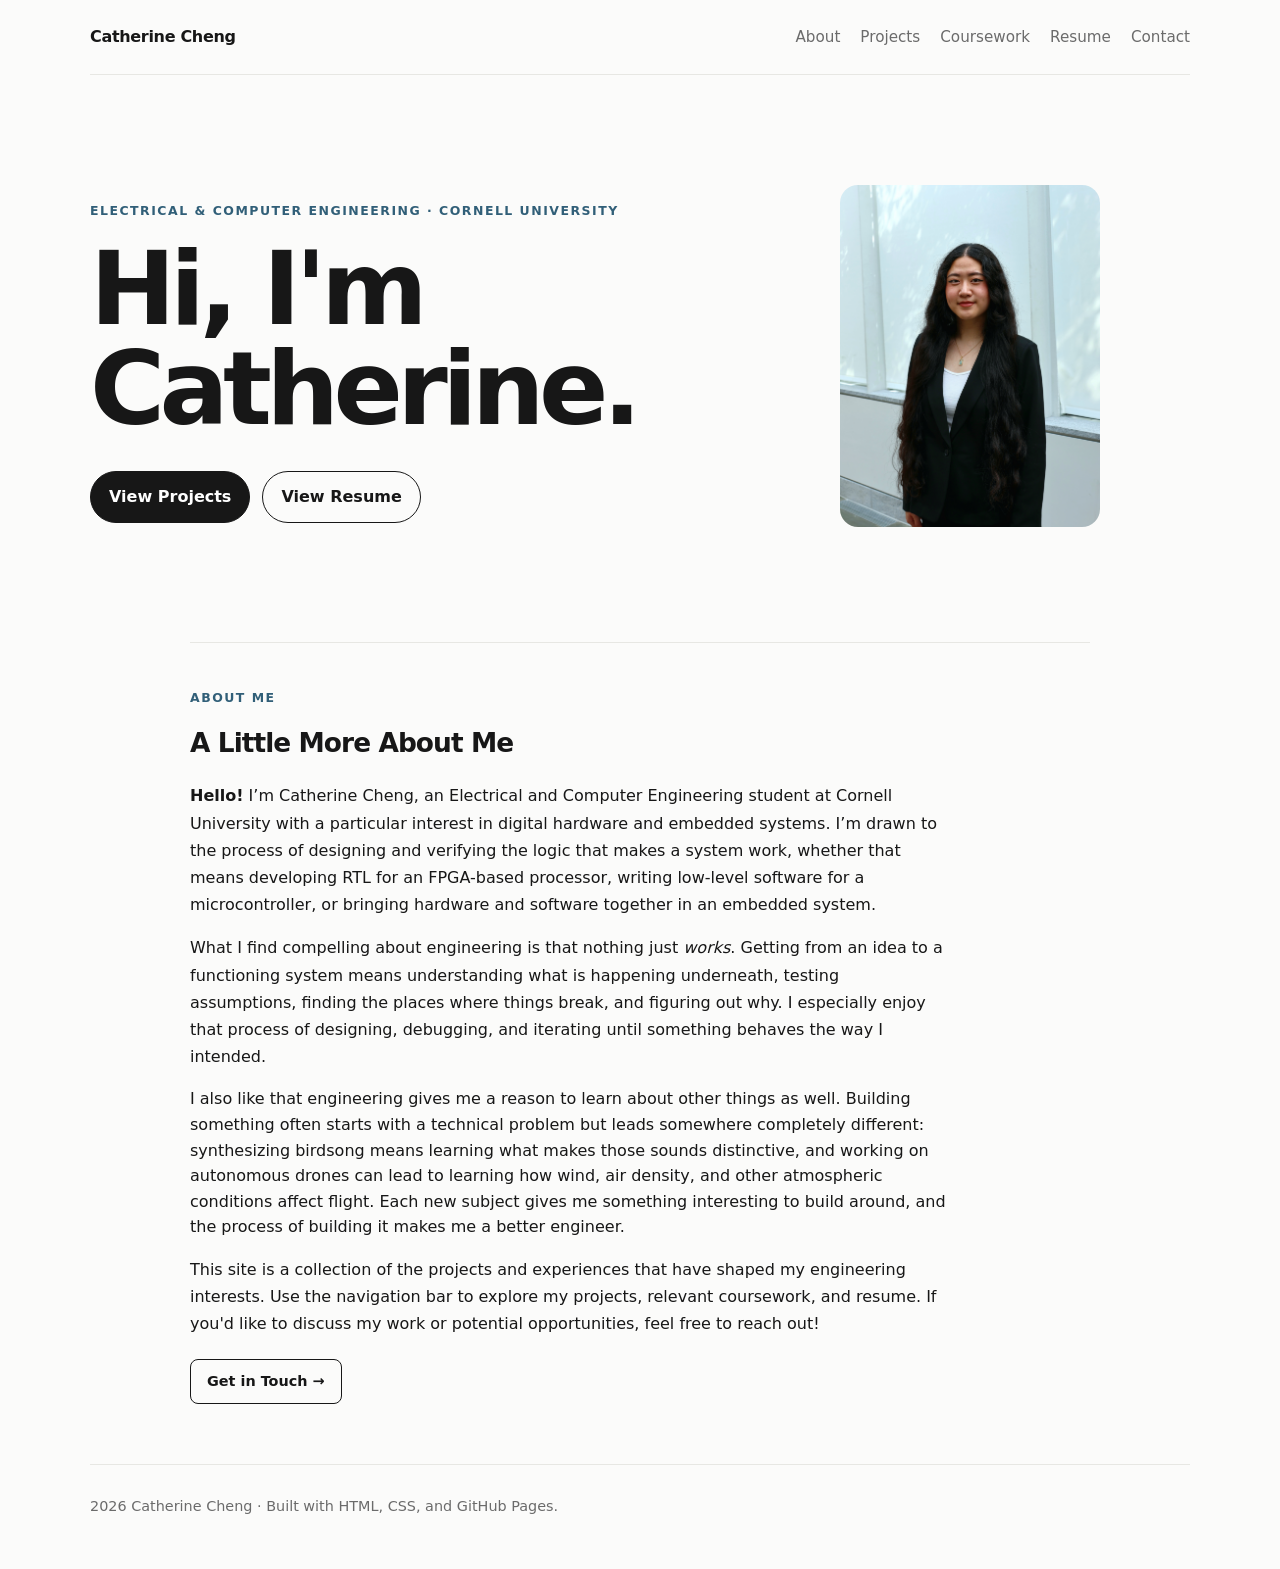
<file: index.html>
<!doctype html>
<html lang="en">
<head>
  <meta charset="utf-8">
  <meta name="viewport" content="width=device-width, initial-scale=1">
  <meta name="description" content="Catherine Cheng - Electrical and Computer Engineering portfolio.">
  <title>Catherine Cheng | ECE Portfolio</title>
  <link rel="stylesheet" href="css/styles.css">
</head>
<body>
<header class="site-header">
  <a class="brand" href="index.html">Catherine Cheng</a>
  <nav class="nav">
    <a href="about.html">About</a>
    <a href="projects.html">Projects</a>
    <a href="coursework.html">Coursework</a>
    <a href="resume.html">Resume</a>
    <a href="contact.html">Contact</a>
  </nav>
</header>
<main>
  <section class="hero">
    <div class="hero-content">

      <div class="hero-text">
        <p class="eyebrow">
          Electrical & Computer Engineering · Cornell University
        </p>

        <h1>Hi, I'm Catherine.</h1>

        <!-- <p class="lead">
          I build hardware and embedded systems.
        </p> -->

        <div class="actions">
          <a class="button primary" href="projects.html">View Projects</a>
          <a class="button secondary" href="resume.html">View Resume</a>
        </div>
      </div>

      <div class="hero-photo">
        <img src="assets/images/headshot.jpg"
            alt="Headshot of Catherine Cheng">
      </div>

    </div>
  </section>

<!-- =========================
     ABOUT
     ========================= -->

<section class="home-about">

  <div class="home-about-content">

    <p class="eyebrow">ABOUT ME</p>

    <h2>A Little More About Me</h2>

    <p>
      <strong>Hello!</strong> I’m Catherine Cheng, an Electrical and Computer Engineering student at Cornell University with a particular interest in digital hardware and embedded systems. I’m drawn to the process of designing and verifying the logic that makes a system work, whether that means developing RTL for an FPGA-based processor, writing low-level software for a microcontroller, or bringing hardware and software together in an embedded system.

    </p>

    <p>
      What I find compelling about engineering is that nothing just <i>works</i>. Getting from an idea to a functioning system means understanding what is happening underneath, testing assumptions, finding the places where things break, and figuring out why. I especially enjoy that process of designing, debugging, and iterating until something behaves the way I intended.

    </p>

    </p>
    I also like that engineering gives me a reason to learn about other things as well. Building something often starts with a technical problem but leads somewhere completely different: synthesizing birdsong means learning what makes those sounds distinctive, and working on autonomous drones can lead to learning how wind, air density, and other atmospheric conditions affect flight. Each new subject gives me something interesting to build around, and the process of building it makes me a better engineer.
    <p>

    <p>
      This site is a collection of the projects and experiences that have
      shaped my engineering interests. Use the navigation bar to explore my
      projects, relevant coursework, and resume. If you'd like to discuss my
      work or potential opportunities, feel free to reach out!
    </p>

    <a class="project-button" href="contact.html">
      Get in Touch →
    </a>

  </div>

</section>

</main>
<footer>
  <span id="year"></span> Catherine Cheng · Built with HTML, CSS, and GitHub Pages.
</footer>
<script src="js/main.js"></script>
</body>
</html>
</file>
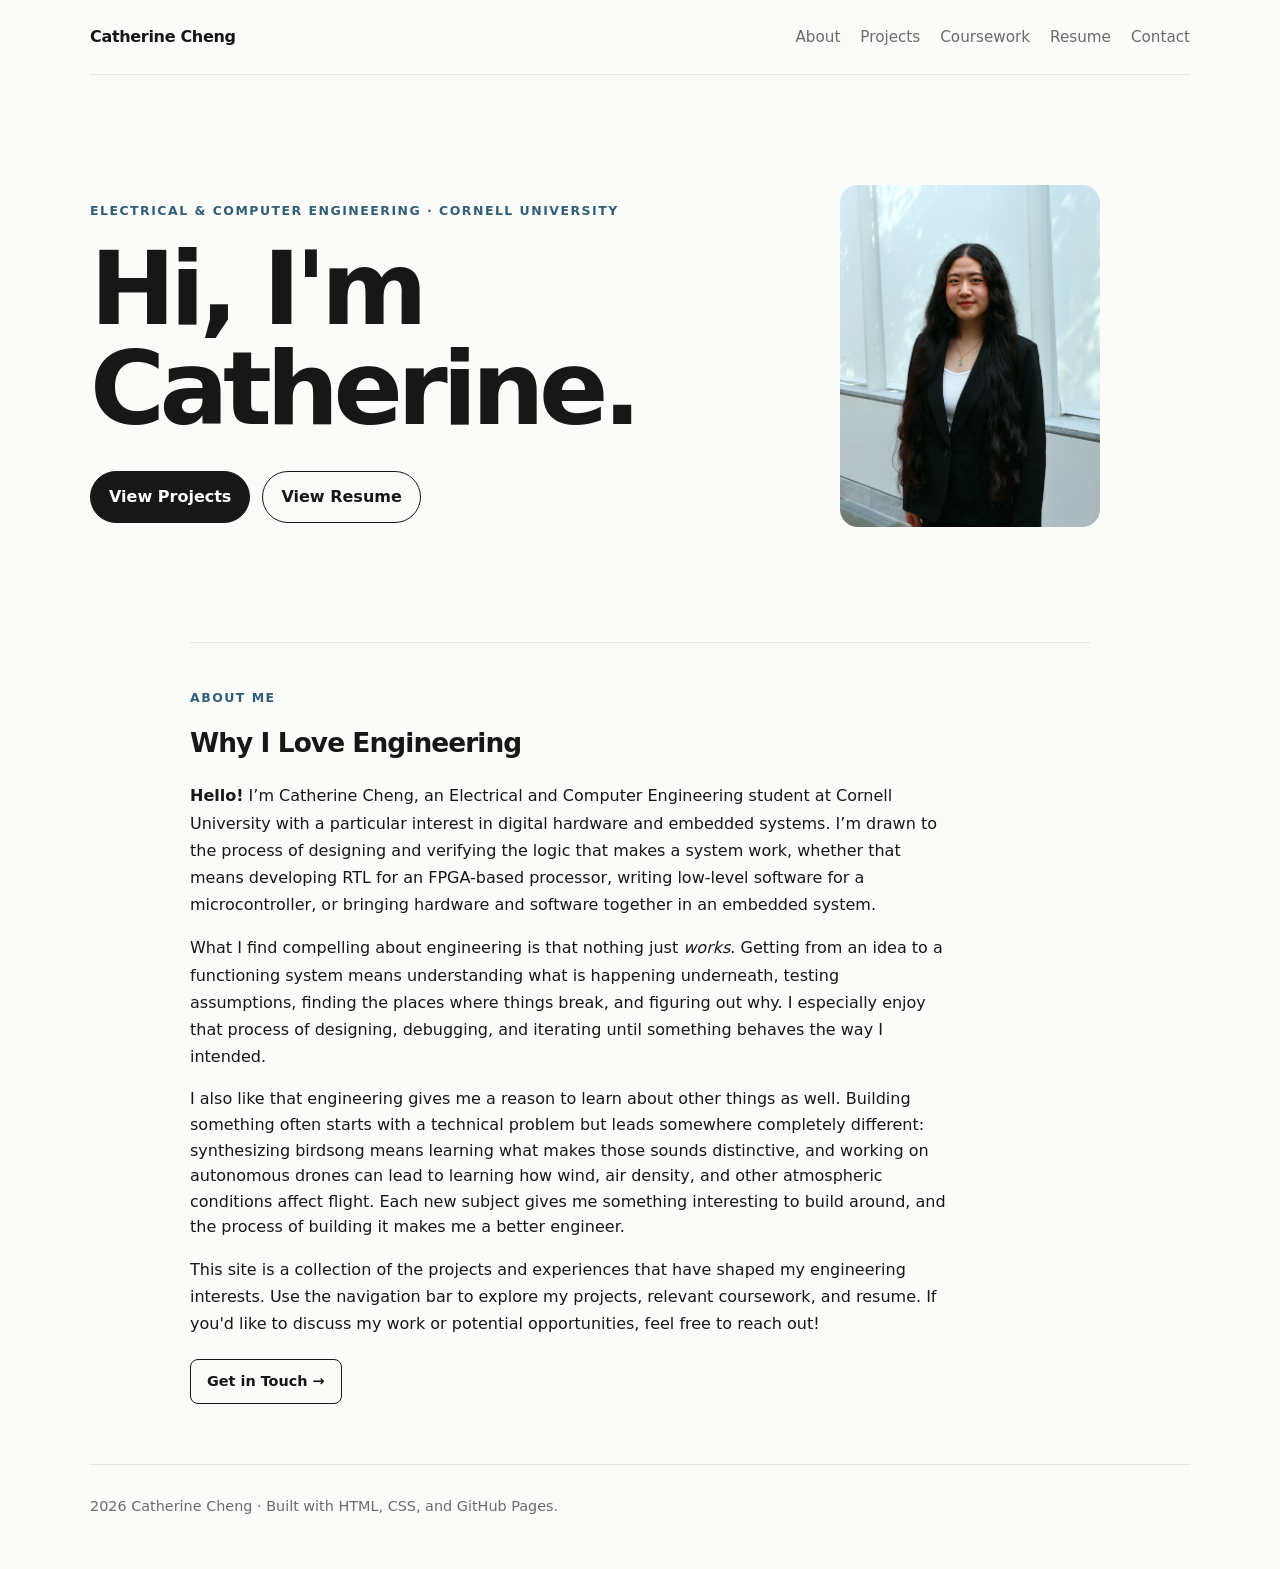
<file: about.html>
<!doctype html>
<html lang="en">
<head>
  <meta charset="utf-8">
  <meta name="viewport" content="width=device-width, initial-scale=1">
  <meta name="description" content="Catherine Cheng - Electrical and Computer Engineering portfolio.">
  <title>Catherine Cheng | ECE Portfolio</title>
  <link rel="stylesheet" href="css/styles.css">
</head>
<body>
<header class="site-header">
  <a class="brand" href="index.html">Catherine Cheng</a>
  <nav class="nav">
    <a href="about.html">About</a>
    <a href="projects.html">Projects</a>
    <a href="coursework.html">Coursework</a>
    <a href="resume.html">Resume</a>
    <a href="contact.html">Contact</a>
  </nav>
</header>
<main>
  <section class="hero">
    <div class="hero-content">

      <div class="hero-text">
        <p class="eyebrow">
          Electrical & Computer Engineering · Cornell University
        </p>

        <h1>Hi, I'm Catherine.</h1>

        <!-- <p class="lead">
          I build hardware and embedded systems.
        </p> -->

        <div class="actions">
          <a class="button primary" href="projects.html">View Projects</a>
          <a class="button secondary" href="resume.html">View Resume</a>
        </div>
      </div>

      <div class="hero-photo">
        <img src="assets/images/headshot.jpg"
            alt="Headshot of Catherine Cheng">
      </div>

    </div>
  </section>

<!-- =========================
     ABOUT
     ========================= -->

<section class="home-about">

  <div class="home-about-content">

    <p class="eyebrow">ABOUT ME</p>

    <h2>Why I Love Engineering</h2>

    <p>
      <strong>Hello!</strong> I’m Catherine Cheng, an Electrical and Computer Engineering student at Cornell University with a particular interest in digital hardware and embedded systems. I’m drawn to the process of designing and verifying the logic that makes a system work, whether that means developing RTL for an FPGA-based processor, writing low-level software for a microcontroller, or bringing hardware and software together in an embedded system.

    </p>

    <p>
      What I find compelling about engineering is that nothing just <i>works</i>. Getting from an idea to a functioning system means understanding what is happening underneath, testing assumptions, finding the places where things break, and figuring out why. I especially enjoy that process of designing, debugging, and iterating until something behaves the way I intended.

    </p>

    </p>
    I also like that engineering gives me a reason to learn about other things as well. Building something often starts with a technical problem but leads somewhere completely different: synthesizing birdsong means learning what makes those sounds distinctive, and working on autonomous drones can lead to learning how wind, air density, and other atmospheric conditions affect flight. Each new subject gives me something interesting to build around, and the process of building it makes me a better engineer.
    <p>

    <p>
      This site is a collection of the projects and experiences that have
      shaped my engineering interests. Use the navigation bar to explore my
      projects, relevant coursework, and resume. If you'd like to discuss my
      work or potential opportunities, feel free to reach out!
    </p>

    <a class="project-button" href="contact.html">
      Get in Touch →
    </a>

  </div>

</section>

</main>
<footer>
  <span id="year"></span> Catherine Cheng · Built with HTML, CSS, and GitHub Pages.
</footer>
<script src="js/main.js"></script>
</body>
</html>
</file>
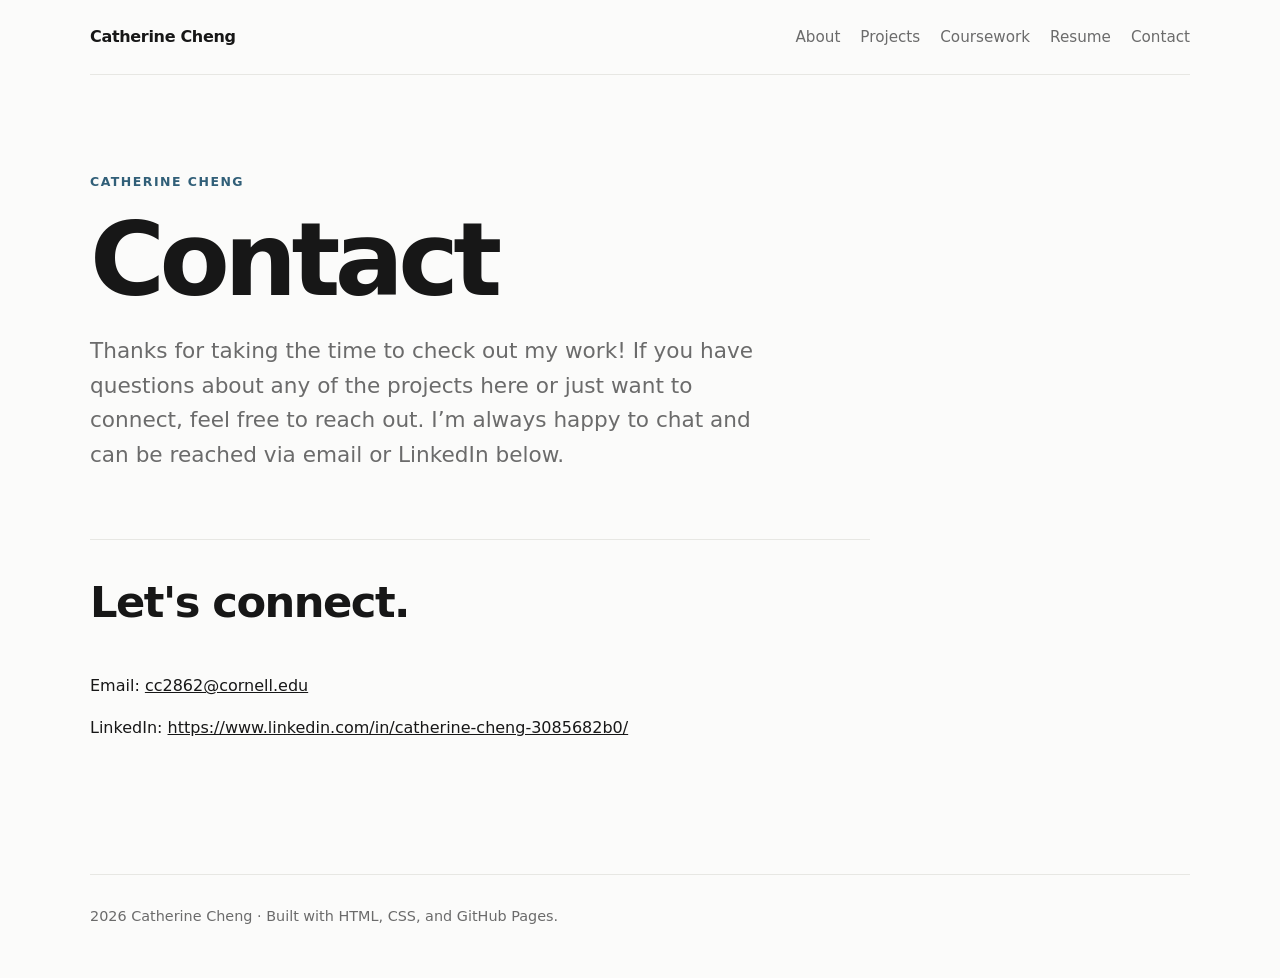
<file: contact.html>
<!doctype html>
<html lang="en">
<head>
  <meta charset="utf-8">
  <meta name="viewport" content="width=device-width, initial-scale=1">
  <title>Contact | Catherine Cheng</title>
  <link rel="stylesheet" href="css/styles.css">
</head>
<body>
<header class="site-header">
  <a class="brand" href="index.html">Catherine Cheng</a>
  <nav class="nav">
    <a href="about.html">About</a>
    <a href="projects.html">Projects</a>
    <a href="coursework.html">Coursework</a>
    <a href="resume.html">Resume</a>
    <a href="contact.html">Contact</a>
  </nav>
</header>
<main>
  <header class="page-header">
    <p class="eyebrow">Catherine Cheng</p>
    <h1>Contact</h1>
    <p class="lead">Thanks for taking the time to check out my work! If you have questions about any of the projects here or just want to connect, feel free to reach out. I’m always happy to chat and can be reached via email or LinkedIn below.</p>
  </header>
  <div class="content">
    
<section><h2>Let's connect.</h2>
<p>Email: <a href="mailto:cc2862@cornell.edu">cc2862@cornell.edu</a></p>
<p>LinkedIn: <a href="https://www.linkedin.com/in/catherine-cheng-3085682b0/">https://www.linkedin.com/in/catherine-cheng-3085682b0/</a></p>
<!-- <p>GitHub: <a href="https://github.com/cc2862">https://github.com/cc2862</a></p> -->
</section>

  </div>
</main>
<footer>
  <span id="year"></span> Catherine Cheng · Built with HTML, CSS, and GitHub Pages.
</footer>
<script src="js/main.js"></script>
</body>
</html>
</file>
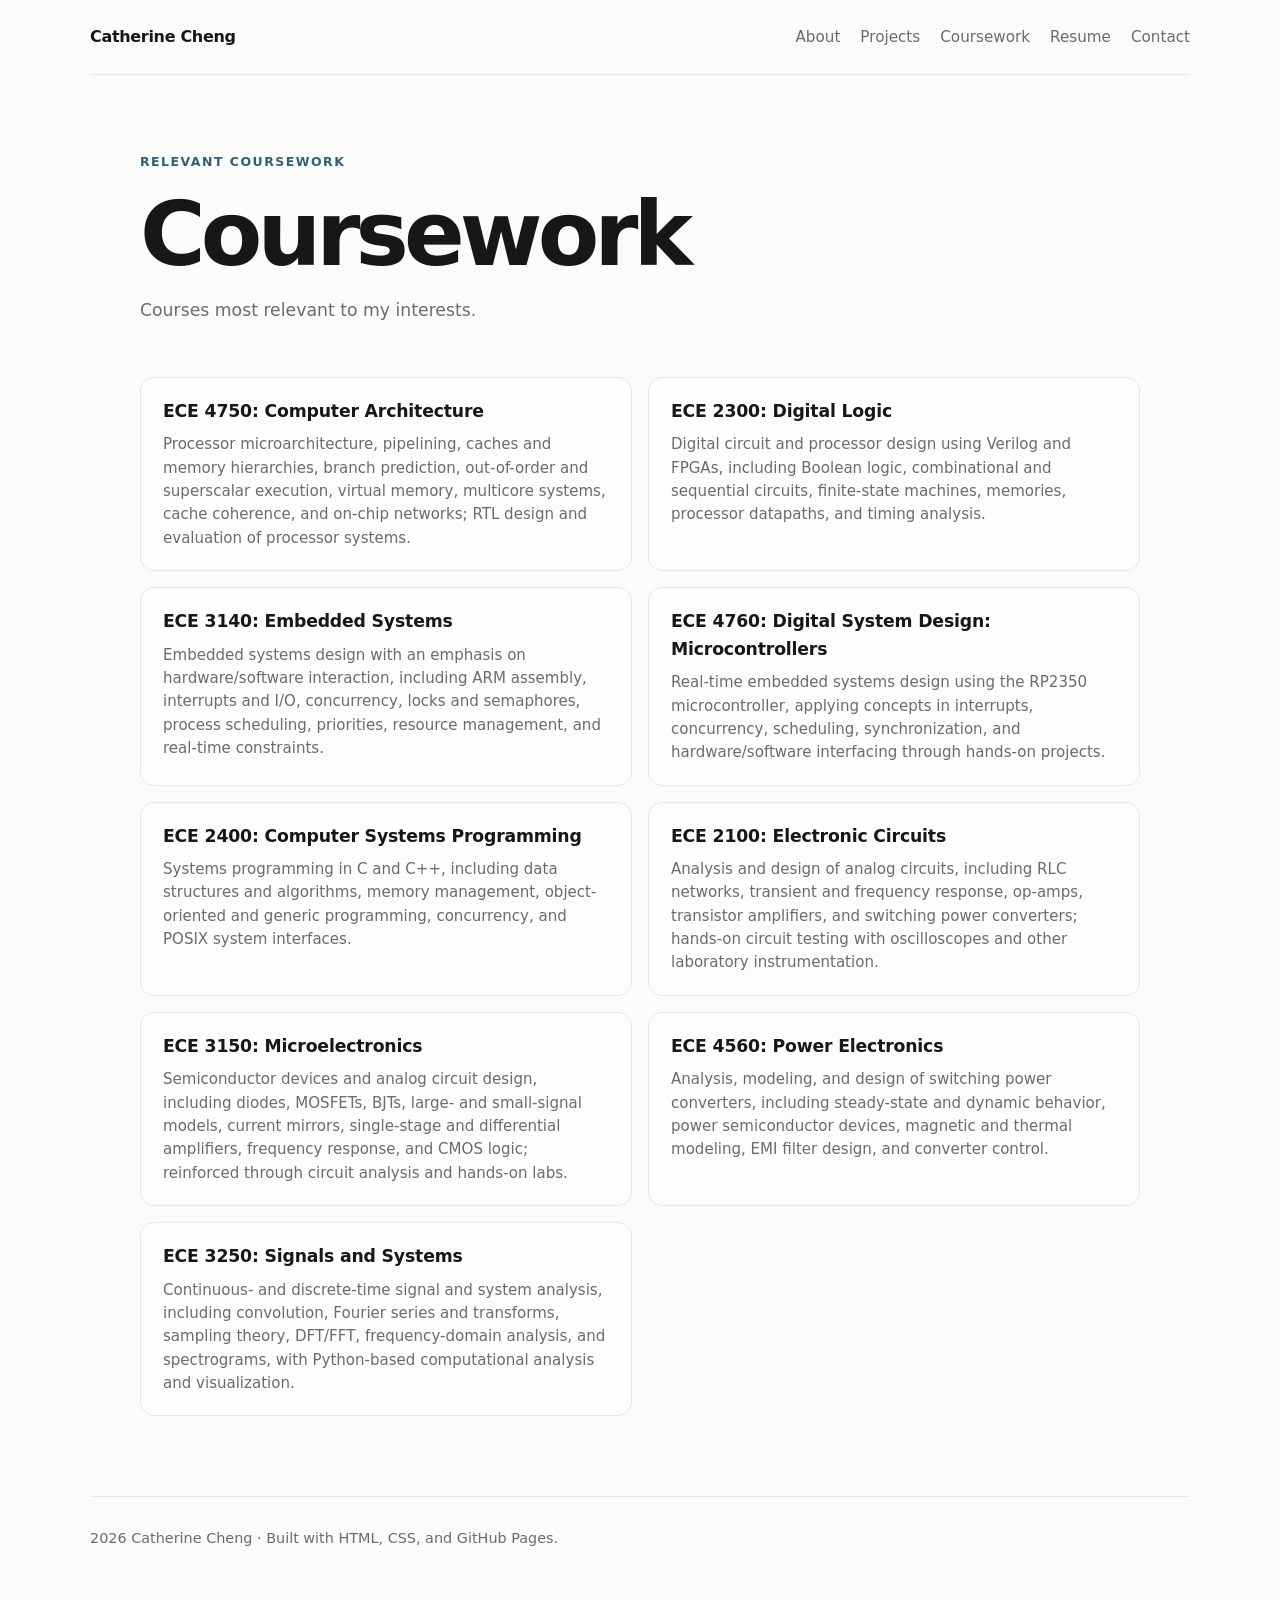
<file: coursework.html>
<!doctype html>
<html lang="en">

<head>
  <meta charset="utf-8">
  <meta name="viewport" content="width=device-width, initial-scale=1">

  <title>Relevant Coursework | Catherine Cheng</title>

  <link rel="stylesheet" href="css/styles.css">
</head>

<body>

<header class="site-header">
  <a class="brand" href="index.html">Catherine Cheng</a>

  <nav class="nav">
    <a href="about.html">About</a>
    <a href="projects.html">Projects</a>
    <a href="coursework.html" class="active">Coursework</a>
    <a href="resume.html">Resume</a>
    <a href="contact.html">Contact</a>
  </nav>
</header>


<main class="coursework-page">

  <section class="coursework-header">

    <p class="eyebrow">RELEVANT COURSEWORK</p>

    <h1>Coursework</h1>

    <p class="coursework-lead">
      Courses most relevant to my interests.
    </p>

  </section>


  <section class="course-grid">

    <article class="course-card">
      <h2> ECE 4750: Computer Architecture</h2>
      <p>
        Processor microarchitecture, pipelining, caches and memory hierarchies,
        branch prediction, out-of-order and superscalar execution, virtual
        memory, multicore systems, cache coherence, and on-chip networks;
        RTL design and evaluation of processor systems.
      </p>
    </article>


    <article class="course-card">
      <h2> ECE 2300: Digital Logic</h2>
      <p>
        Digital circuit and processor design using Verilog and FPGAs,
        including Boolean logic, combinational and sequential circuits,
        finite-state machines, memories, processor datapaths, and timing analysis.
      </p>
    </article>


    <article class="course-card">
      <h2>ECE 3140: Embedded Systems</h2>
      <p>
        Embedded systems design with an emphasis on hardware/software
        interaction, including ARM assembly, interrupts and I/O, concurrency,
        locks and semaphores, process scheduling, priorities, resource
        management, and real-time constraints.
      </p>
    </article>


    <article class="course-card">
      <h2>ECE 4760: Digital System Design: Microcontrollers</h2>
      <p>
        Real-time embedded systems design using the RP2350 microcontroller,
        applying concepts in interrupts, concurrency, scheduling,
        synchronization, and hardware/software interfacing through
        hands-on projects.
      </p>
    </article>


    <article class="course-card">
      <h2>ECE 2400: Computer Systems Programming</h2>
      <p>
        Systems programming in C and C++, including data structures and
        algorithms, memory management, object-oriented and generic programming,
        concurrency, and POSIX system interfaces.
      </p>
    </article>


    <article class="course-card">
      <h2>ECE 2100: Electronic Circuits</h2>
      <p>
        Analysis and design of analog circuits, including RLC networks,
        transient and frequency response, op-amps, transistor amplifiers,
        and switching power converters; hands-on circuit testing with
        oscilloscopes and other laboratory instrumentation.
      </p>
    </article>


    <article class="course-card">
      <h2>ECE 3150: Microelectronics</h2>
      <p>
        Semiconductor devices and analog circuit design, including diodes,
        MOSFETs, BJTs, large- and small-signal models, current mirrors,
        single-stage and differential amplifiers, frequency response,
        and CMOS logic; reinforced through circuit analysis and hands-on labs.
      </p>
    </article>


    <article class="course-card">
      <h2>ECE 4560: Power Electronics</h2>
      <p>
        Analysis, modeling, and design of switching power converters,
        including steady-state and dynamic behavior, power semiconductor
        devices, magnetic and thermal modeling, EMI filter design,
        and converter control.
      </p>
    </article>


    <article class="course-card">
      <h2>ECE 3250: Signals and Systems</h2>
      <p>
        Continuous- and discrete-time signal and system analysis,
        including convolution, Fourier series and transforms, sampling theory,
        DFT/FFT, frequency-domain analysis, and spectrograms, with
        Python-based computational analysis and visualization.
      </p>
    </article>

  </section>

</main>


<footer>
  <span id="year"></span>
  Catherine Cheng · Built with HTML, CSS, and GitHub Pages.
</footer>

<script src="js/main.js"></script>

</body>

</html>
</file>
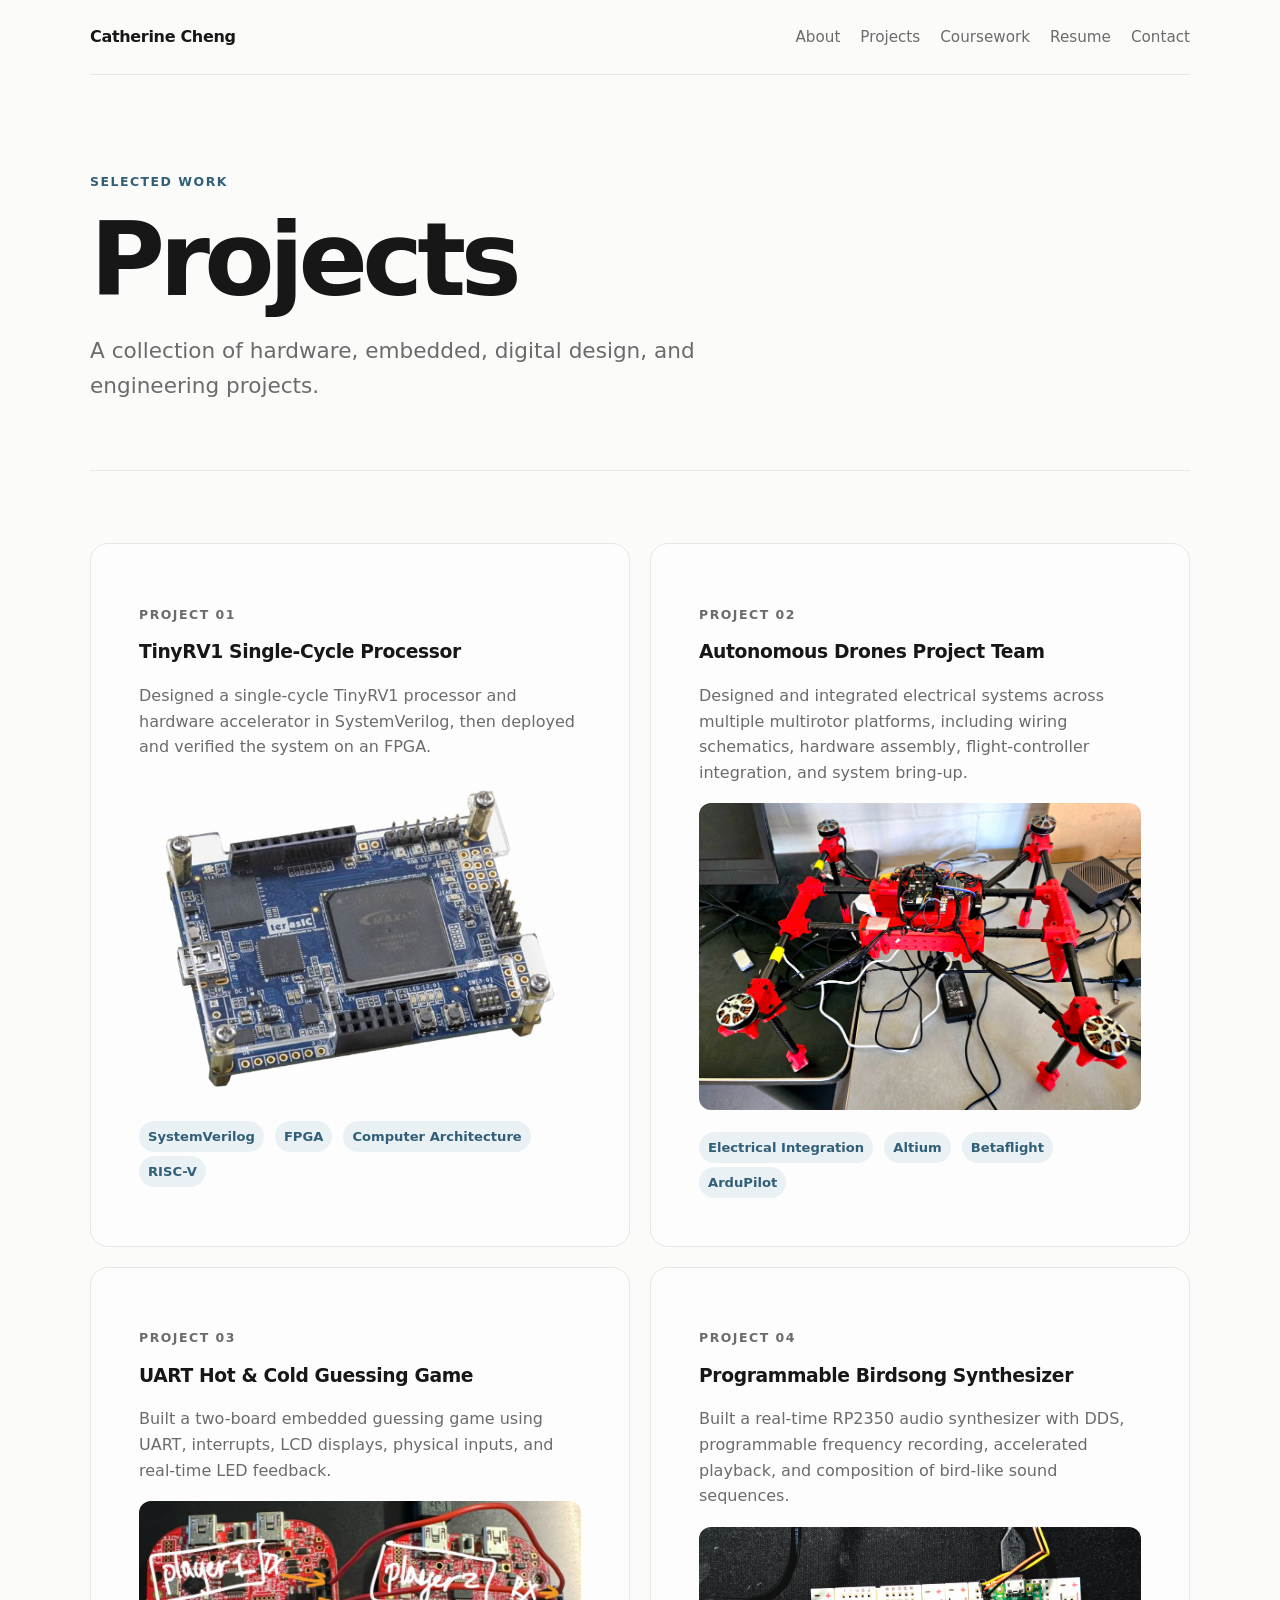
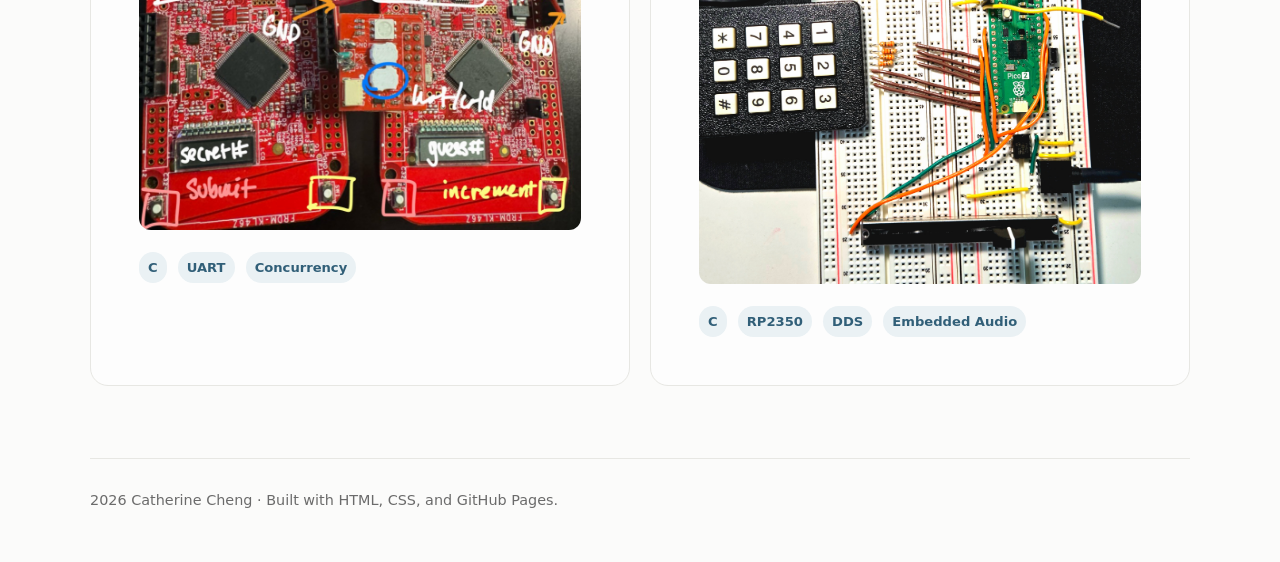
<file: projects.html>
<!doctype html>
<html lang="en">
<head>
  <meta charset="utf-8">
  <meta name="viewport" content="width=device-width, initial-scale=1">
  <title>Projects | Catherine Cheng</title>
  <link rel="stylesheet" href="css/styles.css">
</head>
<body>
<header class="site-header">
  <a class="brand" href="index.html">Catherine Cheng</a>
  <nav class="nav">
    <a href="about.html">About</a>
    <a href="projects.html">Projects</a>
    <a href="coursework.html">Coursework</a>
    <a href="resume.html">Resume</a>
    <a href="contact.html">Contact</a>
  </nav>
</header>
<main>
  <header class="page-header">
    <p class="eyebrow">Selected work</p>
    <h1>Projects</h1>
    <p class="lead">A collection of hardware, embedded, digital design, and engineering projects.</p>
  </header>

  <section class="section">
    <div class="grid">



<article class="card project-card">

  <a href="projects/tinyrv1-processor.html">

    <div class="project-card-content">

      <p class="eyebrow">Project 01</p>

      <h3>TinyRV1 Single-Cycle Processor</h3>

      <p>
        Designed a single-cycle TinyRV1 processor and hardware accelerator
        in SystemVerilog, then deployed and verified the system on an FPGA.
      </p>

      <img
        class="project-cover"
        src="assets/images/tinyrv1/cover.png"
        alt="FPGA development board used for the TinyRV1 processor project"
      >

      <div class="project-card-tags">
        <span class="tag">SystemVerilog</span>
        <span class="tag">FPGA</span>
        <span class="tag">Computer Architecture</span>
        <span class="tag">RISC-V</span>
      </div>

    </div>

  </a>

</article>


<article class="card project-card"> 
 
  <a href="projects/drones-electrical.html"> 
 
    <div class="project-card-content"> 
 
      <p class="eyebrow">Project 02</p> 
 
      <h3>Autonomous Drones Project Team</h3> 
 
      <p> 
        Designed and integrated electrical systems across multiple
        multirotor platforms, including wiring schematics, hardware
        assembly, flight-controller integration, and system bring-up.
      </p> 
 
      <img 
        class="project-cover" 
        src="assets/images/drones/new-cover.jpg" 
        alt="Autonomous drone electrical systems and integration work" 
      > 
 
      <div class="project-card-tags"> 
        <span class="tag">Electrical Integration</span> 
        <span class="tag">Altium</span> 
        <span class="tag">Betaflight</span> 
        <span class="tag">ArduPilot</span> 
      </div> 
 
    </div> 
 
  </a> 
 
</article>

      <article class="card project-card">

  <a href="projects/uart-guessing-game.html">

    <div class="project-card-content">

      <p class="eyebrow">Project 03</p>

      <h3>UART Hot & Cold Guessing Game</h3>

      <p>
        Built a two-board embedded guessing game using UART,
        interrupts, LCD displays, physical inputs, and real-time
        LED feedback.
      </p>

      <img
        class="project-cover"
        src="assets/images/uart-game/edited-uart-boards.jpg"
        alt="Two FRDM-KL46Z boards running the UART guessing game"
      >

      <div class="project-card-tags">
        <span class="tag">C</span>
        <span class="tag">UART</span>
        <span class="tag">Concurrency</span>
      </div>

    </div>

  </a>

</article>


      <article class="card project-card">

  <a href="projects/birdsong-synthesizer.html">

    <div class="project-card-content">

      <p class="eyebrow">Project 04</p>

      <h3>Programmable Birdsong Synthesizer</h3>

      <p>
        Built a real-time RP2350 audio synthesizer with DDS,
        programmable frequency recording, accelerated playback,
        and composition of bird-like sound sequences.
      </p>

      <img
        class="project-cover"
        src="assets/images/birdsynth/cover.jpg"
        alt="Programmable RP2350 birdsong synthesizer"
      >

      <div class="project-card-tags">
        <span class="tag">C</span>
        <span class="tag">RP2350</span>
        <span class="tag">DDS</span>
        <span class="tag">Embedded Audio</span>
      </div>

    </div>

  </a>

</article>





  </section>
</main>
<footer>
  <span id="year"></span> Catherine Cheng · Built with HTML, CSS, and GitHub Pages.
</footer>
<script src="js/main.js"></script>
</body>
</html>
</file>
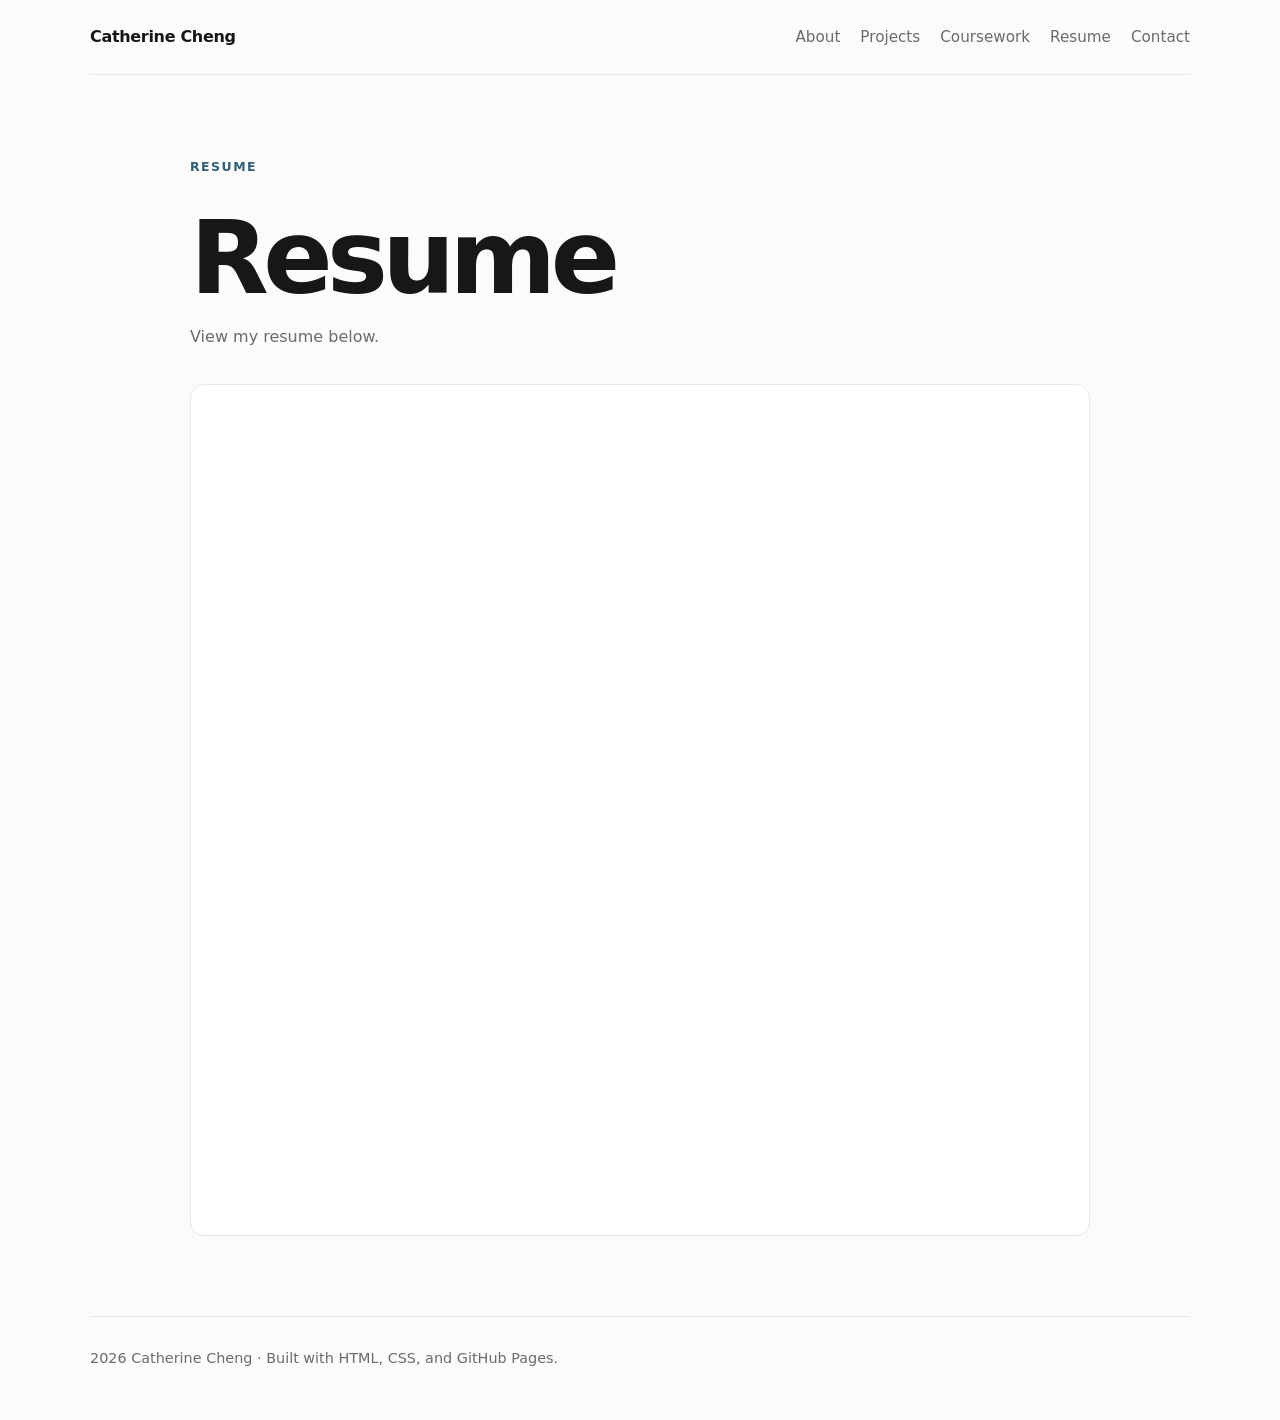
<file: resume.html>
<!doctype html>
<html lang="en">

<head>
  <meta charset="utf-8">
  <meta name="viewport" content="width=device-width, initial-scale=1">

  <title>Resume | Catherine Cheng</title>

  <link rel="stylesheet" href="css/styles.css">
</head>

<body>

<header class="site-header">
  <a class="brand" href="index.html">Catherine Cheng</a>

  <nav class="nav">
    <a href="about.html">About</a>
    <a href="projects.html">Projects</a>
    <a href="coursework.html">Coursework</a>
    <a href="resume.html" class="active">Resume</a>
    <a href="contact.html">Contact</a>
  </nav>
</header>


<main class="resume-page">

  <section class="resume-header">

    <p class="eyebrow">RESUME</p>

    <div class="resume-title-row">

      <div>
        <h1>Resume</h1>

        <p>
          View my resume below.
        </p>
      </div>

    </div>

  </section>


  <section class="resume-viewer">

    <iframe
      src="assets/files/Catherine Cheng Resume.pdf#view=FitH"
      title="Catherine Cheng Resume">
    </iframe>

  </section>

</main>


<footer>
  <span id="year"></span>
  Catherine Cheng · Built with HTML, CSS, and GitHub Pages.
</footer>

<script src="js/main.js"></script>

</body>

</html>
</file>
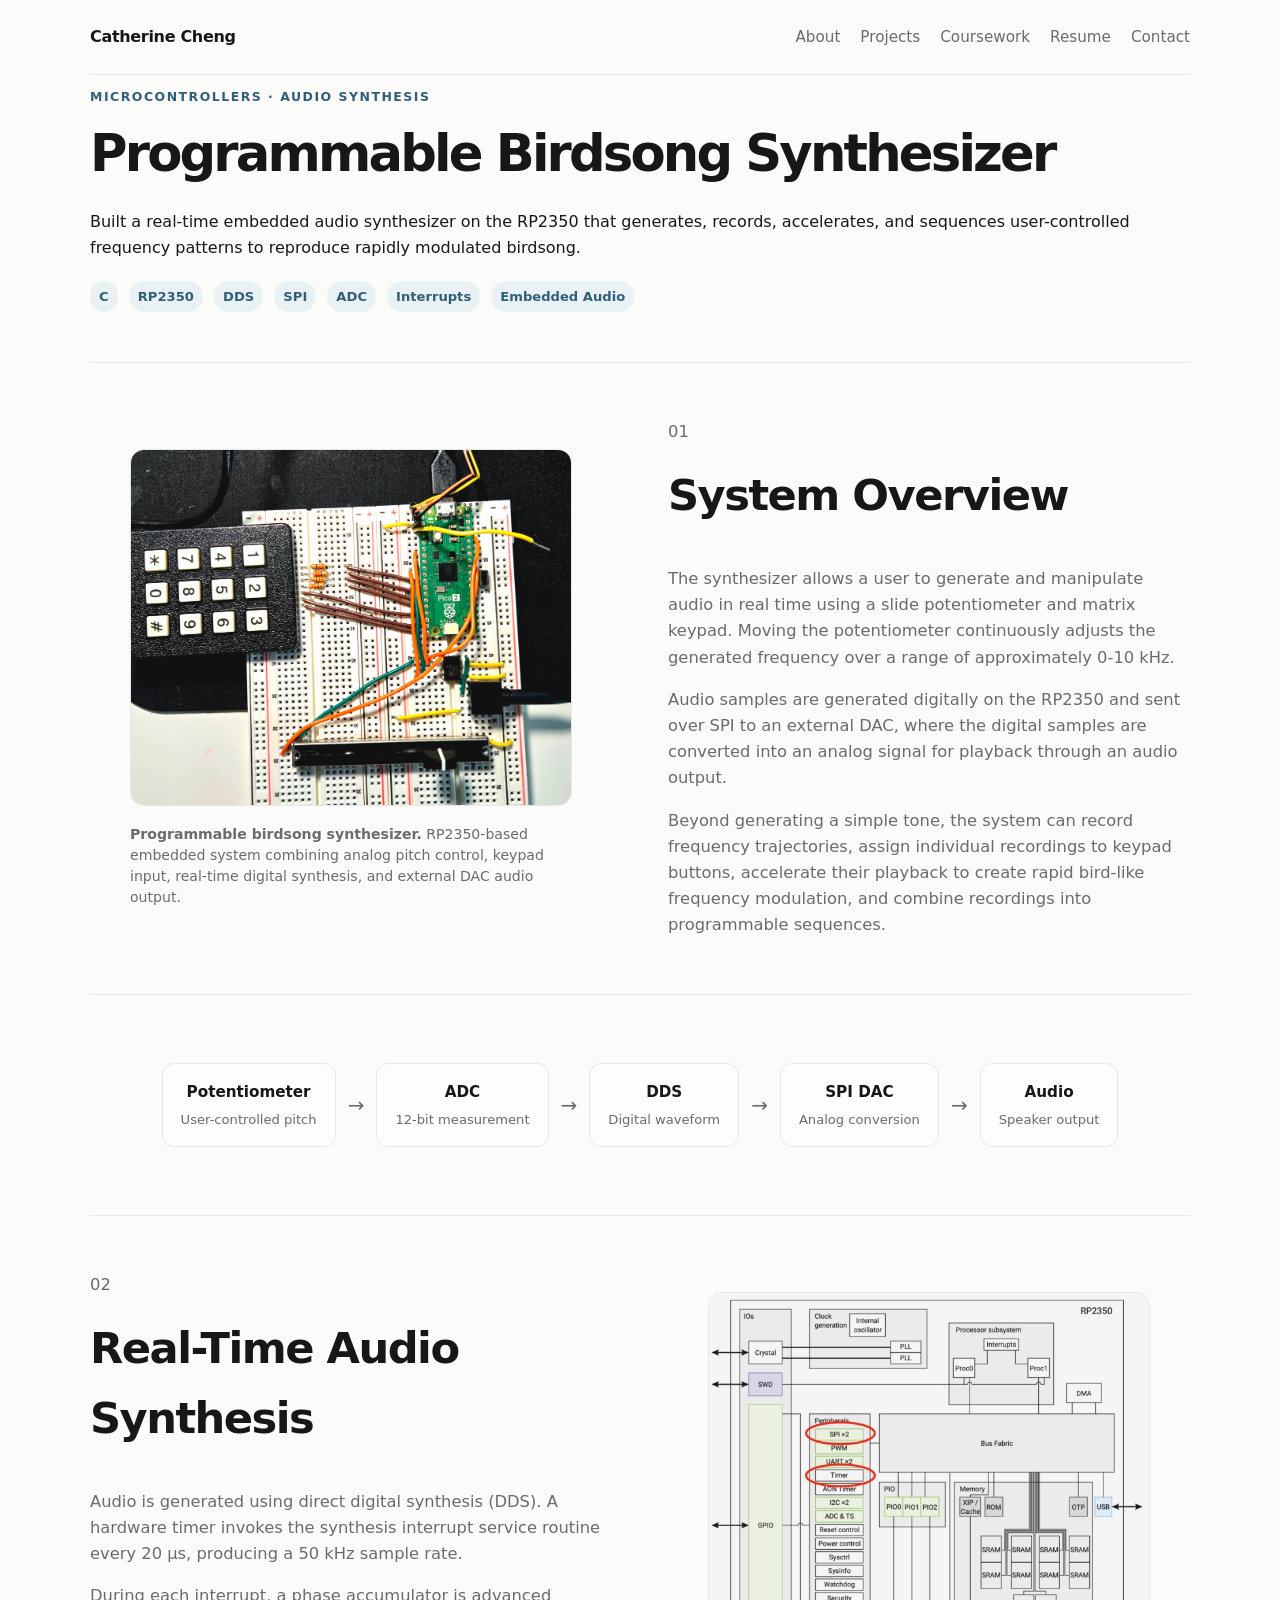
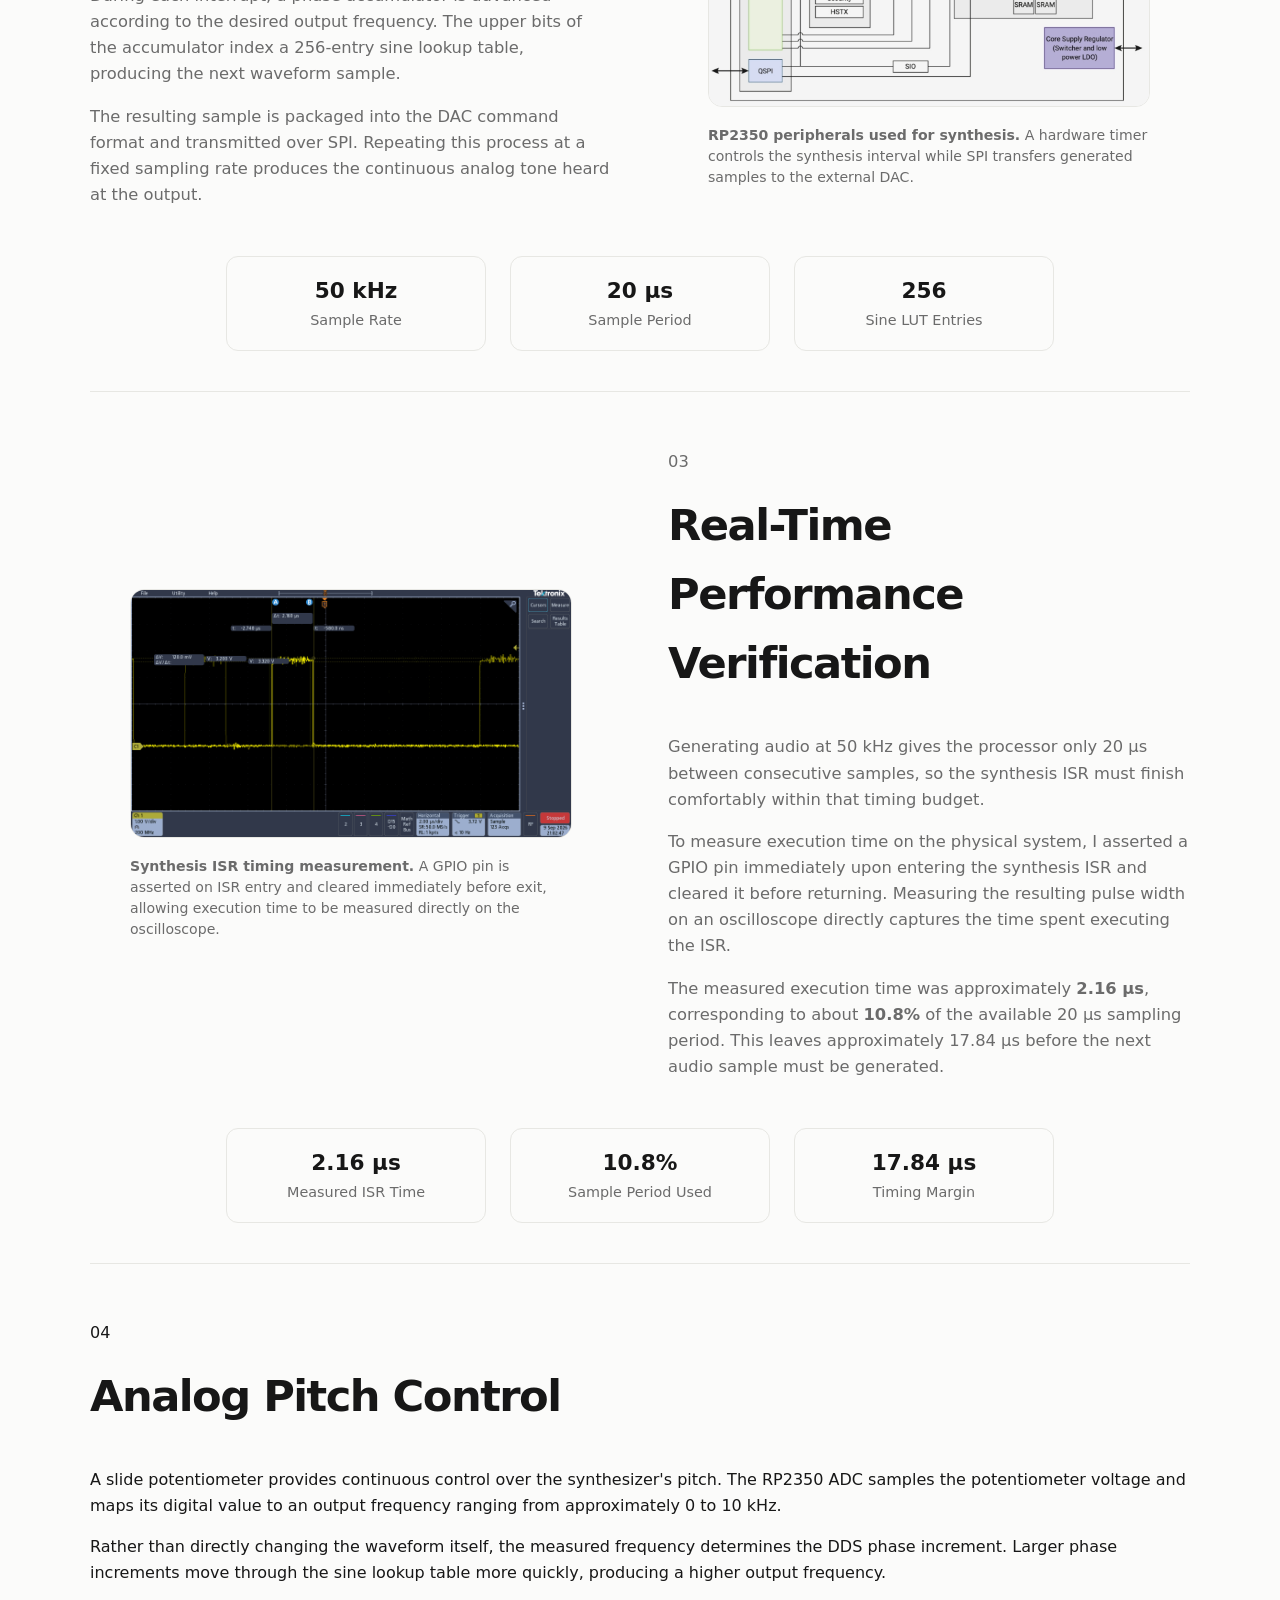
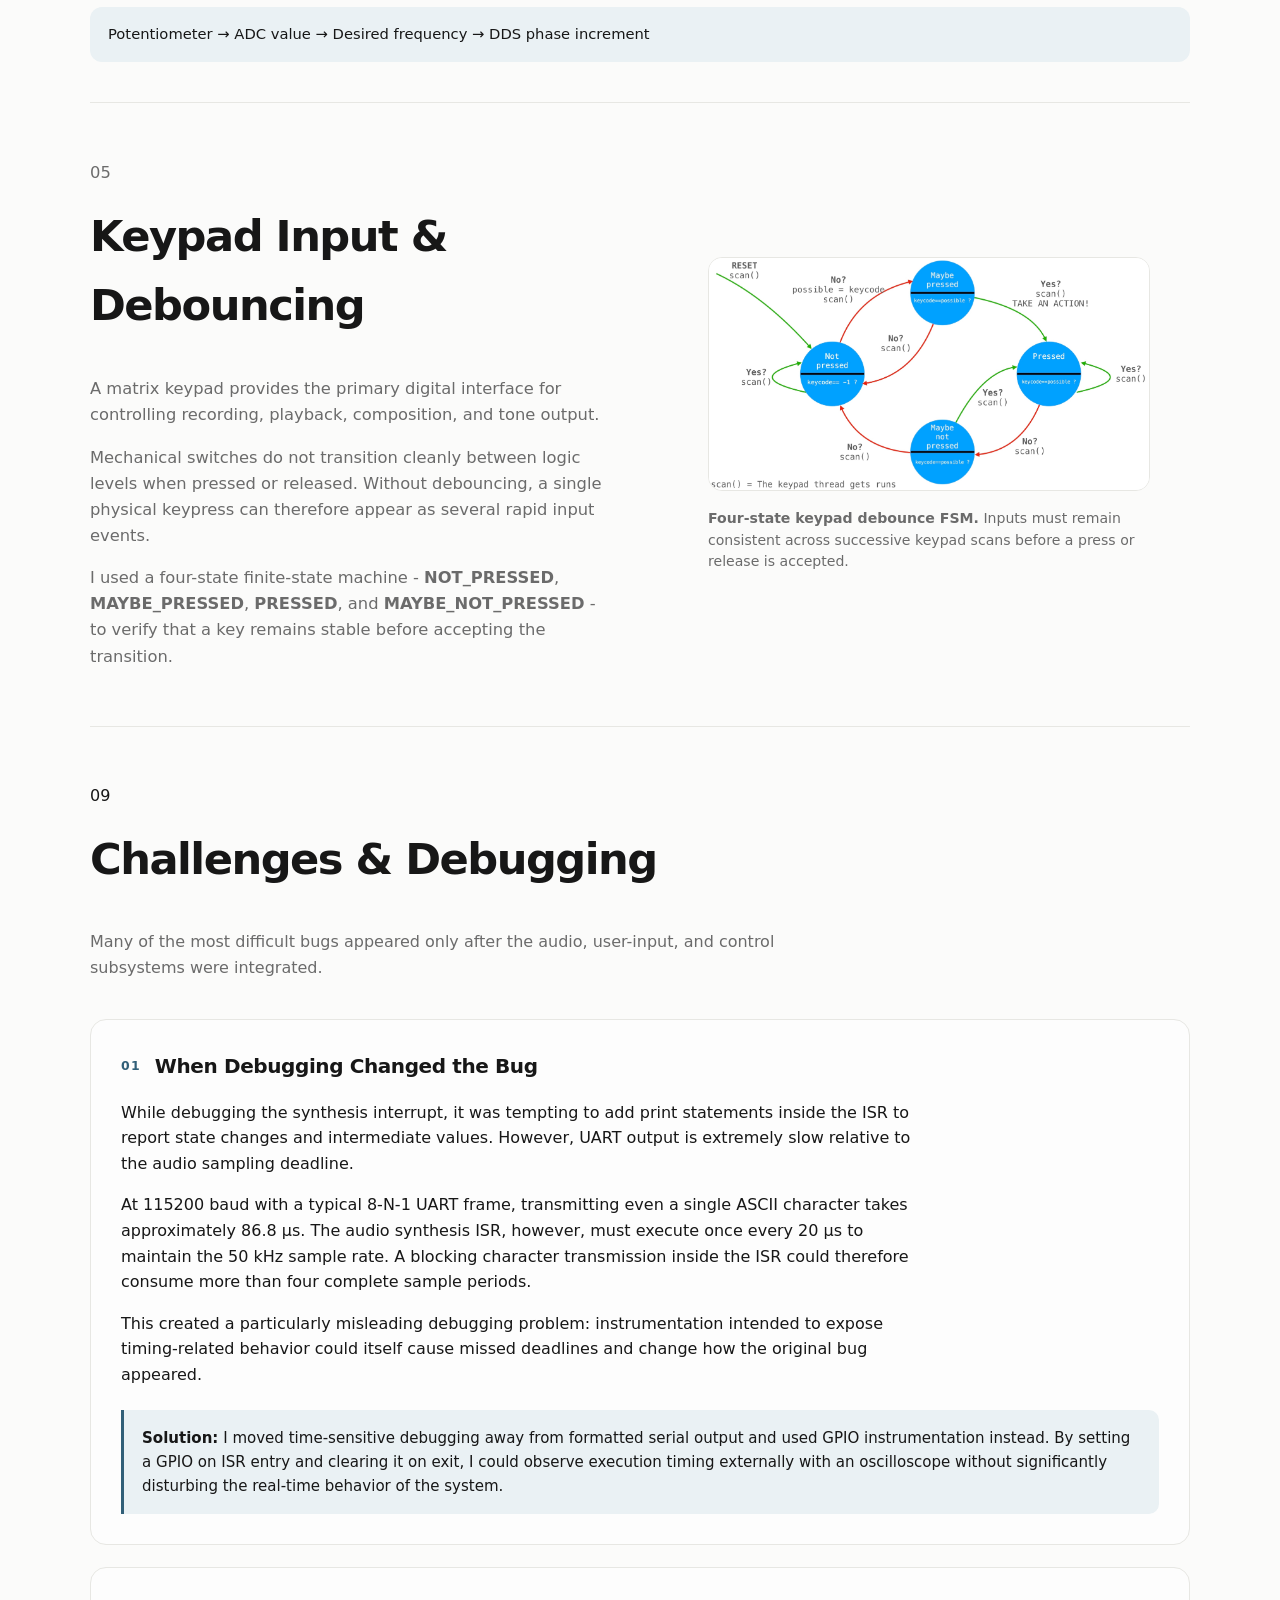
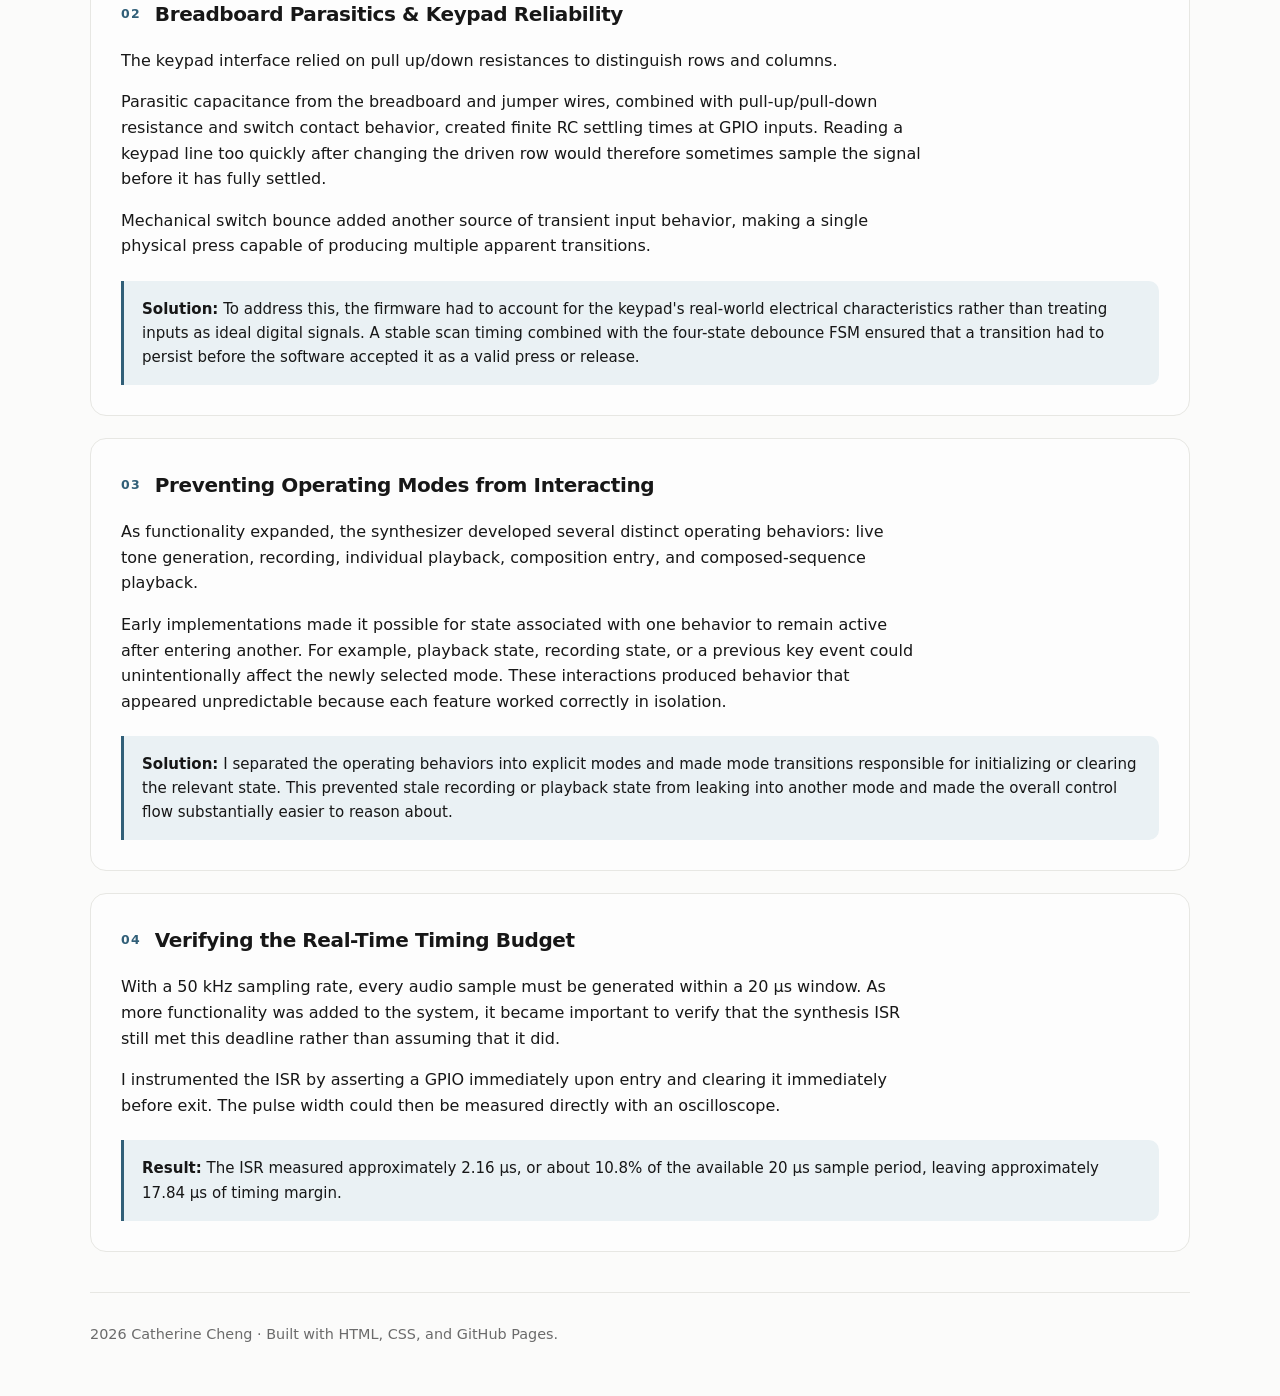
<file: projects/birdsong-synthesizer.html>
<!doctype html>
<html lang="en">

<head>
  <meta charset="utf-8">
  <meta name="viewport" content="width=device-width, initial-scale=1">

  <title>Programmable Birdsong Synthesizer | Catherine Cheng</title>

  <link rel="stylesheet" href="../css/styles.css">
</head>


<body>

<header class="site-header">

  <a class="brand" href="../index.html">Catherine Cheng</a>

  <nav class="nav">
    <a href="../about.html">About</a>
    <a href="../projects.html">Projects</a>
    <a href="../coursework.html">Coursework</a>
    <a href="../resume.html">Resume</a>
    <a href="../contact.html">Contact</a>
  </nav>

</header>


<main class="project-page">


  <!-- ==========================================
       INTRO
       ========================================== -->

  <section class="project-intro">

    <p class="eyebrow">MICROCONTROLLERS · AUDIO SYNTHESIS</p>

    <h1>Programmable Birdsong Synthesizer</h1>

    <p class="project-lead">
      Built a real-time embedded audio synthesizer on the RP2350 that
      generates, records, accelerates, and sequences user-controlled
      frequency patterns to reproduce rapidly modulated birdsong.
    </p>

    <div class="project-tags">
      <span class="tag">C</span>
      <span class="tag">RP2350</span>
      <span class="tag">DDS</span>
      <span class="tag">SPI</span>
      <span class="tag">ADC</span>
      <span class="tag">Interrupts</span>
      <span class="tag">Embedded Audio</span>
    </div>

  </section>



  <!-- ==========================================
       01 SYSTEM OVERVIEW
       ========================================== -->

  <section class="project-section">

    <div class="project-split">

      <figure class="project-media">

        <img
          src="../assets/images/birdsynth/cover.jpg"
          alt="Programmable birdsong synthesizer hardware">

        <figcaption>
          <strong>Programmable birdsong synthesizer.</strong>
          RP2350-based embedded system combining analog pitch control,
          keypad input, real-time digital synthesis, and external DAC
          audio output.
        </figcaption>

      </figure>


      <div class="project-copy">

        <p class="section-number">01</p>

        <h2>System Overview</h2>

        <p>
          The synthesizer allows a user to generate and manipulate audio
          in real time using a slide potentiometer and matrix keypad.
          Moving the potentiometer continuously adjusts the generated
          frequency over a range of approximately 0-10 kHz.
        </p>

        <p>
          Audio samples are generated digitally on the RP2350 and sent
          over SPI to an external DAC, where the digital samples are
          converted into an analog signal for playback through an
          audio output.
        </p>

        <p>
          Beyond generating a simple tone, the system can record
          frequency trajectories, assign individual recordings to keypad
          buttons, accelerate their playback to create rapid
          bird-like frequency modulation, and combine recordings into
          programmable sequences.
        </p>

      </div>

    </div>

  </section>



  <!-- ==========================================
       SYSTEM FLOW
       ========================================== -->

  <section class="project-section">

    <div class="signal-flow">

      <div class="signal-block">
        <strong>Potentiometer</strong>
        <span>User-controlled pitch</span>
      </div>

      <div class="signal-arrow">→</div>

      <div class="signal-block">
        <strong>ADC</strong>
        <span>12-bit measurement</span>
      </div>

      <div class="signal-arrow">→</div>

      <div class="signal-block">
        <strong>DDS</strong>
        <span>Digital waveform</span>
      </div>

      <div class="signal-arrow">→</div>

      <div class="signal-block">
        <strong>SPI DAC</strong>
        <span>Analog conversion</span>
      </div>

      <div class="signal-arrow">→</div>

      <div class="signal-block">
        <strong>Audio</strong>
        <span>Speaker output</span>
      </div>

    </div>

  </section>



  <!-- ==========================================
       02 REAL-TIME SYNTHESIS
       ========================================== -->

  <section class="project-section">

    <div class="project-split reverse">

      <figure class="project-media">

        <img
          src="../assets/images/birdsynth/rp2350-block-diagram.jpg"
          alt="RP2350 architecture diagram highlighting timer and SPI peripherals">

        <figcaption>
          <strong>RP2350 peripherals used for synthesis.</strong>
          A hardware timer controls the synthesis interval while SPI
          transfers generated samples to the external DAC.
        </figcaption>

      </figure>


      <div class="project-copy">

        <p class="section-number">02</p>

        <h2>Real-Time Audio Synthesis</h2>

        <p>
          Audio is generated using direct digital synthesis (DDS).
          A hardware timer invokes the synthesis interrupt service
          routine every 20 μs, producing a 50 kHz sample rate.
        </p>

        <p>
          During each interrupt, a phase accumulator is advanced according
          to the desired output frequency. The upper bits of the accumulator
          index a 256-entry sine lookup table, producing the next waveform
          sample.
        </p>

        <p>
          The resulting sample is packaged into the DAC command format
          and transmitted over SPI. Repeating this process at a fixed
          sampling rate produces the continuous analog tone heard at the
          output.
        </p>

      </div>

    </div>


<!-- SYNTHESIS SUMMARY -->

<div class="timing-summary">

  <div class="timing-stat">
    <span class="timing-value">50 kHz</span>
    <span class="timing-label">Sample Rate</span>
  </div>

  <div class="timing-stat">
    <span class="timing-value">20 μs</span>
    <span class="timing-label">Sample Period</span>
  </div>

  <div class="timing-stat">
    <span class="timing-value">256</span>
    <span class="timing-label">Sine LUT Entries</span>
  </div>

</div>

  </section>



  <!-- ==========================================
       03 REAL-TIME PERFORMANCE
       ========================================== -->

  <section class="project-section">

    <div class="project-split">

      <figure class="project-media">

        <img
          src="../assets/images/birdsynth/isr-timing.png"
          alt="Oscilloscope measurement of birdsong synthesis ISR execution time">

        <figcaption>
          <strong>Synthesis ISR timing measurement.</strong>
          A GPIO pin is asserted on ISR entry and cleared immediately
          before exit, allowing execution time to be measured directly
          on the oscilloscope.
        </figcaption>

      </figure>


      <div class="project-copy">

        <p class="section-number">03</p>

        <h2>Real-Time Performance Verification</h2>

        <p>
          Generating audio at 50 kHz gives the processor only 20 μs
          between consecutive samples, so the synthesis ISR must finish
          comfortably within that timing budget.
        </p>

        <p>
          To measure execution time on the physical system, I asserted a
          GPIO pin immediately upon entering the synthesis ISR and cleared
          it before returning. Measuring the resulting pulse width on an
          oscilloscope directly captures the time spent executing the ISR.
        </p>

        <p>
          The measured execution time was approximately
          <strong>2.16 μs</strong>, corresponding to about
          <strong>10.8%</strong> of the available 20 μs sampling period.
          This leaves approximately 17.84 μs before the next audio sample
          must be generated.
        </p>

      </div>

    </div>


<!-- ISR TIMING SUMMARY -->

<div class="timing-summary">

  <div class="timing-stat">
    <span class="timing-value">2.16 μs</span>
    <span class="timing-label">Measured ISR Time</span>
  </div>

  <div class="timing-stat">
    <span class="timing-value">10.8%</span>
    <span class="timing-label">Sample Period Used</span>
  </div>

  <div class="timing-stat">
    <span class="timing-value">17.84 μs</span>
    <span class="timing-label">Timing Margin</span>
  </div>

</div>
  </section>



  <!-- ==========================================
       04 ANALOG PITCH CONTROL
       ========================================== -->

  <section class="project-section">

    <div class="wide-section">

      <div class="wide-section-heading">

        <p class="section-number">04</p>

        <h2>Analog Pitch Control</h2>

      </div>


      <div class="wide-section-content">

        <p>
          A slide potentiometer provides continuous control over the
          synthesizer's pitch. The RP2350 ADC samples the potentiometer
          voltage and maps its digital value to an output frequency
          ranging from approximately 0 to 10 kHz.
        </p>

        <p>
          Rather than directly changing the waveform itself, the measured
          frequency determines the DDS phase increment. Larger phase
          increments move through the sine lookup table more quickly,
          producing a higher output frequency.
        </p>

        <div class="critical-path-box">
          Potentiometer → ADC value → Desired frequency → DDS phase increment
        </div>

      </div>

    </div>

  </section>



  <!-- ==========================================
       05 KEYPAD
       ========================================== -->

  <section class="project-section">

    <div class="project-split reverse">

      <figure class="project-media">

        <img
          src="../assets/images/birdsynth/debounce-fsm.jpg"
          alt="Four-state finite state machine used to debounce keypad input">

        <figcaption>
          <strong>Four-state keypad debounce FSM.</strong>
          Inputs must remain consistent across successive keypad scans
          before a press or release is accepted.
        </figcaption>

      </figure>


      <div class="project-copy">

        <p class="section-number">05</p>

        <h2>Keypad Input & Debouncing</h2>

        <p>
          A matrix keypad provides the primary digital interface for
          controlling recording, playback, composition, and tone output.
        </p>

        <p>
          Mechanical switches do not transition cleanly between logic
          levels when pressed or released. Without debouncing, a single
          physical keypress can therefore appear as several rapid input
          events.
        </p>

        <p>
          I used a four-state finite-state machine -
          <strong>NOT_PRESSED</strong>,
          <strong>MAYBE_PRESSED</strong>,
          <strong>PRESSED</strong>, and
          <strong>MAYBE_NOT_PRESSED</strong> -
          to verify that a key remains stable before accepting the
          transition.
        </p>

      </div>

    </div>

  </section>



  <!-- ==========================================
       06 RECORDING
       ========================================== -->
<!--
  <section class="project-section">

    <div class="wide-section">

      <div class="wide-section-heading">

        <p class="section-number">06</p>

        <h2>Recording & Accelerated Playback</h2>

      </div>


      <div class="wide-section-content">

        <p>
          Pressing the asterisk key enters Record Mode. The user can then
          hold any key from 1-9 while moving the slide potentiometer to
          create a changing frequency pattern.
        </p>

        <p>
          Instead of storing the generated audio waveform itself, the
          synthesizer records the underlying frequency trajectory. This
          requires far less data and allows the same DDS engine to
          reconstruct the waveform later.
        </p>

        <p>
          Each key from 1-9 has an independent recording buffer. During
          playback, the stored frequency sequence is traversed approximately
          8-10× faster than it was recorded.
        </p>

        <p>
          Accelerating the frequency trajectory produces the rapid
          modulation characteristic of many bird calls while still
          allowing the user to create the original pattern slowly and
          deliberately with the potentiometer.
        </p>

      </div>

    </div>

  </section> -->



  <!-- ==========================================
       07 COMPOSE MODE
       ========================================== -->
<!--
  <section class="project-section">

    <div class="wide-section">

      <div class="wide-section-heading">

        <p class="section-number">07</p>

        <h2>Compose Mode</h2>

      </div>


      <div class="wide-section-content">

        <p>
          Individual recorded sounds can be combined into longer
          sequences using Compose Mode.
        </p>

        <p>
          Pressing the # key begins composition. The user then enters a
          sequence of keys corresponding to previously recorded sounds.
          Pressing # again ends composition and automatically plays the
          sequence from beginning to end.
        </p>


        <div class="compose-demo">

          <div class="compose-label">Recorded sounds</div>

          <div class="compose-keys">
            <span>1</span>
            <span>2</span>
            <span>3</span>
            <span>4</span>
            <span>5</span>
            <span>6</span>
            <span>7</span>
            <span>8</span>
            <span>9</span>
          </div>

          <div class="compose-label">Example composition</div>

          <div class="compose-sequence">
            <span>2</span>
            <b>→</b>
            <span>2</span>
            <b>→</b>
            <span>5</span>
            <b>→</b>
            <span>1</span>
            <b>→</b>
            <span>7</span>
          </div>

        </div>


        <p>
          This transforms the device from a simple tone generator into a
          programmable synthesizer capable of storing individual sound
          elements and arranging them into complete birdsong patterns.
        </p>

      </div>

    </div>

  </section> -->



  <!-- ==========================================
       08 DEMO
       ========================================== -->
<!--
  <section class="project-section">

    <div class="wide-section">

      <div class="wide-section-heading">

        <p class="section-number">08</p>

        <h2>Demo</h2>

      </div>


      <div class="wide-section-content">

        <p>
          The finished system demonstrates live pitch generation,
          frequency recording, accelerated playback, and composition
          of multiple recorded sounds into a birdsong sequence.
        </p>


        <div class="video-wrapper">

          <iframe
            src="https://www.youtube.com/embed/7Sm-g5hQTHs"
            title="Programmable Birdsong Synthesizer Demo"
            allow="accelerometer; autoplay; clipboard-write; encrypted-media; gyroscope; picture-in-picture; web-share"
            allowfullscreen>
          </iframe>

        </div>

      </div>

    </div>

  </section>
-->


<!-- ==========================================
     09 CHALLENGES & DEBUGGING
     ========================================== -->

<section class="project-section">

  <p class="section-number">09</p>
  <h2>Challenges & Debugging</h2>

  <p class="challenge-intro">
    Many of the most difficult bugs appeared only after the audio,
    user-input, and control subsystems were integrated. 
  </p>


  <div class="challenge-list">


    <!-- CHALLENGE 1 -->

    <div class="challenge-item">

      <div class="challenge-heading">
        <span class="challenge-number">01</span>
        <h3>When Debugging Changed the Bug</h3>
      </div>

      <p>
        While debugging the synthesis interrupt, it was tempting to add
        print statements inside the ISR to report state changes and
        intermediate values. However, UART output is extremely slow
        relative to the audio sampling deadline.
      </p>

      <p>
        At 115200 baud with a typical 8-N-1 UART frame, transmitting even
        a single ASCII character takes approximately 86.8 μs. The audio
        synthesis ISR, however, must execute once every 20 μs to maintain
        the 50 kHz sample rate. A blocking character transmission inside
        the ISR could therefore consume more than four complete sample
        periods.
      </p>

      <p>
        This created a particularly misleading debugging problem:
        instrumentation intended to expose timing-related behavior could
        itself cause missed deadlines and change how the original bug
        appeared.
      </p>

      <div class="solution-box">
        <strong>Solution:</strong>
        I moved time-sensitive debugging away from formatted serial output
        and used GPIO instrumentation instead. By setting a GPIO on ISR
        entry and clearing it on exit, I could observe execution timing
        externally with an oscilloscope without significantly disturbing
        the real-time behavior of the system.
      </div>

    </div>



    <!-- CHALLENGE 2 -->

    <div class="challenge-item">

      <div class="challenge-heading">
        <span class="challenge-number">02</span>
        <h3>Breadboard Parasitics & Keypad Reliability</h3>
      </div>

      <p>
        The keypad interface relied on pull up/down
        resistances to distinguish rows and columns. 
      </p>

      <p>
        Parasitic capacitance from the breadboard and jumper wires,
        combined with pull-up/pull-down resistance and switch contact
        behavior, created finite RC settling times at GPIO inputs.
        Reading a keypad line too quickly after changing the driven row
        would therefore sometimes sample the signal before it has fully settled.
      </p>

      <p>
        Mechanical switch bounce added another source of transient input
        behavior, making a single physical press capable of producing
        multiple apparent transitions.
      </p>

      <div class="solution-box">
        <strong>Solution:</strong>
        To address this, the firmware had to account for the keypad's real-world 
        electrical characteristics rather than treating inputs as ideal digital signals.
        A stable scan timing combined with the
        four-state debounce FSM ensured that a transition had to persist
        before the software accepted it as a valid press or release.
      </div>

    </div>



    <!-- CHALLENGE 3 -->

    <div class="challenge-item">

      <div class="challenge-heading">
        <span class="challenge-number">03</span>
        <h3>Preventing Operating Modes from Interacting</h3>
      </div>

      <p>
        As functionality expanded, the synthesizer developed several
        distinct operating behaviors: live tone generation, recording,
        individual playback, composition entry, and composed-sequence
        playback.
      </p>

      <p>
        Early implementations made it possible for state associated with
        one behavior to remain active after entering another. For example,
        playback state, recording state, or a previous key event could
        unintentionally affect the newly selected mode. These interactions
        produced behavior that appeared unpredictable because each feature
        worked correctly in isolation.
      </p>

      <div class="solution-box">
        <strong>Solution:</strong>
        I separated the operating behaviors into explicit modes and made
        mode transitions responsible for initializing or clearing the
        relevant state. This prevented stale recording or playback state
        from leaking into another mode and made the overall control flow
        substantially easier to reason about.
      </div>

    </div>



    <!-- CHALLENGE 4 -->

    <div class="challenge-item">

      <div class="challenge-heading">
        <span class="challenge-number">04</span>
        <h3>Verifying the Real-Time Timing Budget</h3>
      </div>

      <p>
        With a 50 kHz sampling rate, every audio sample must be generated
        within a 20 μs window. As more functionality was added to the
        system, it became important to verify that the synthesis ISR still
        met this deadline rather than assuming that it did.
      </p>

      <p>
        I instrumented the ISR by asserting a GPIO immediately upon entry
        and clearing it immediately before exit. The pulse width could then
        be measured directly with an oscilloscope.
      </p>

      <div class="solution-box">
        <strong>Result:</strong>
        The ISR measured approximately 2.16 μs, or about 10.8% of the
        available 20 μs sample period, leaving approximately 17.84 μs of
        timing margin.
      </div>

    </div>


  </div>

</section>

</main>



<footer>
  <span id="year"></span>
  Catherine Cheng · Built with HTML, CSS, and GitHub Pages.
</footer>

<script src="../js/main.js"></script>

</body>

</html>
</file>
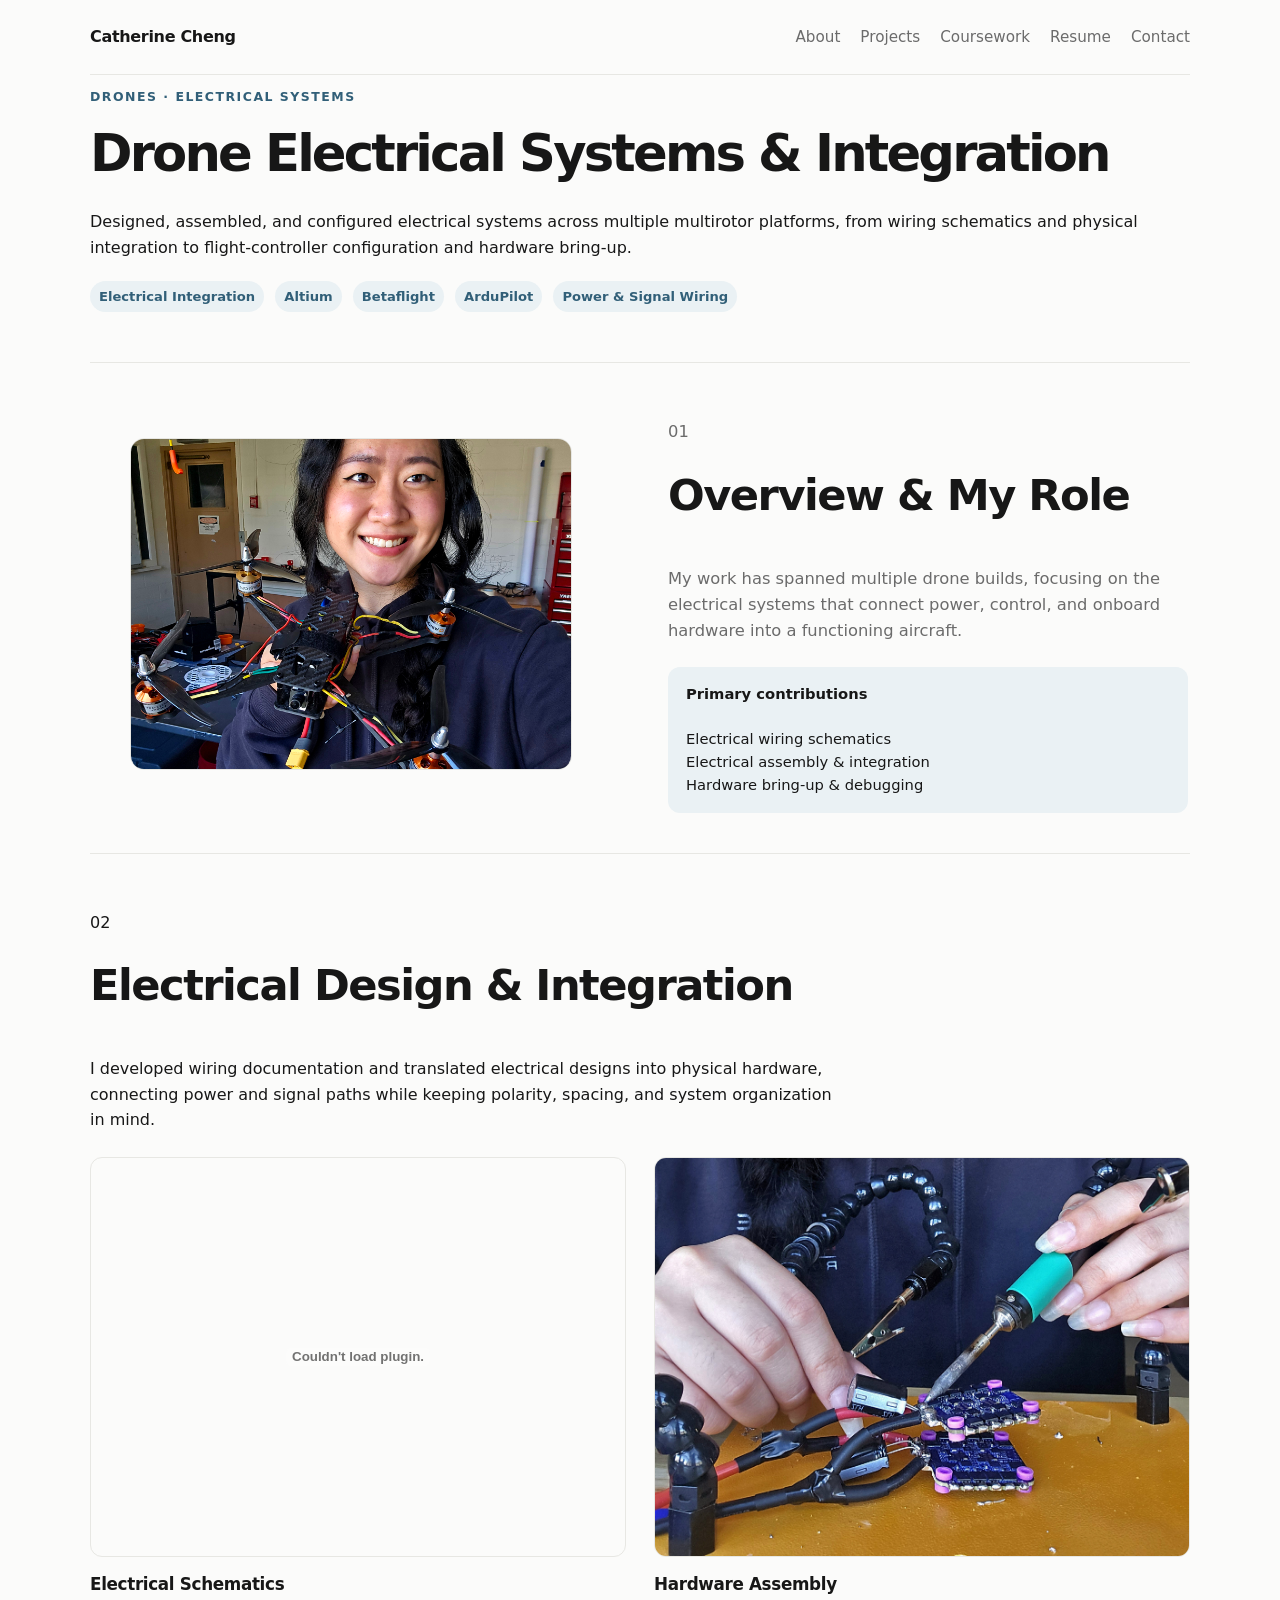
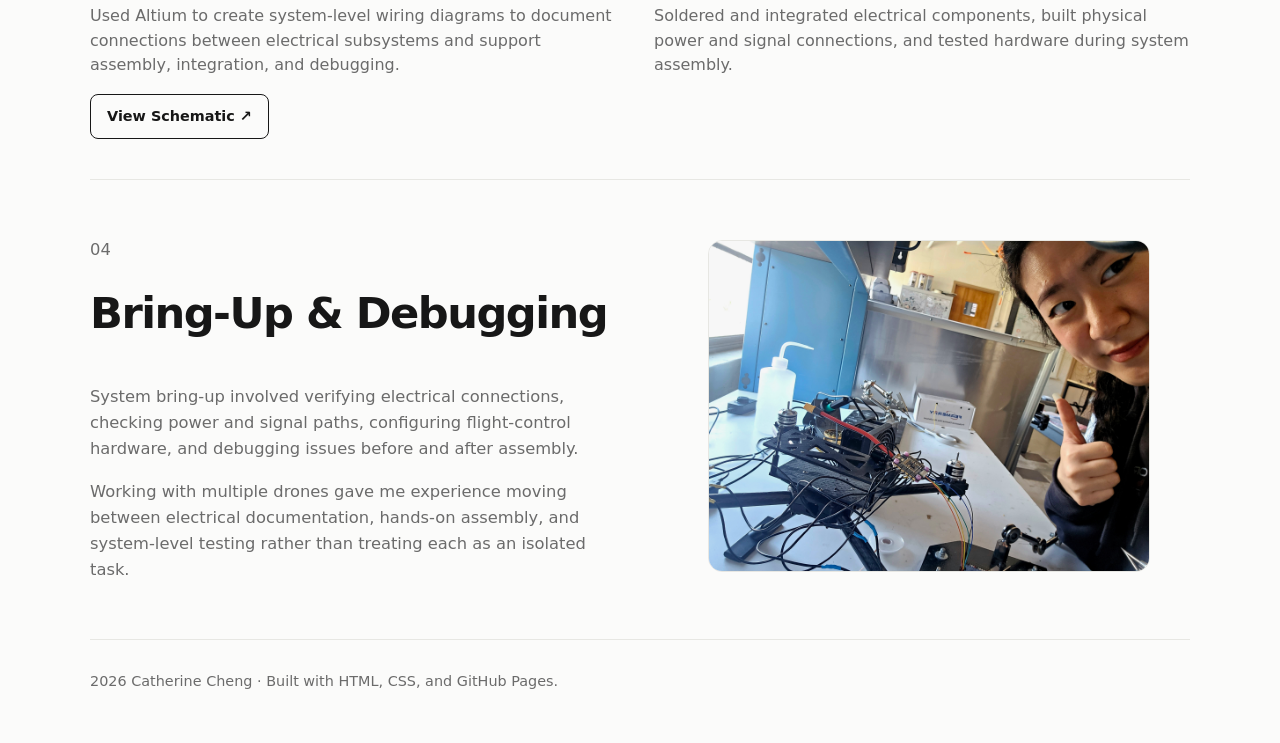
<file: projects/drones-electrical.html>
<!doctype html>
<html lang="en">

<head>
  <meta charset="utf-8">
  <meta name="viewport" content="width=device-width, initial-scale=1">

  <title>Drone Electrical Systems & Integration | Catherine Cheng</title>

  <link rel="stylesheet" href="../css/styles.css">
</head>


<body>

<header class="site-header">

  <a class="brand" href="../index.html">Catherine Cheng</a>

  <nav class="nav">
    <a href="../about.html">About</a>
    <a href="../projects.html">Projects</a>
    <a href="../coursework.html">Coursework</a>
    <a href="../resume.html">Resume</a>
    <a href="../contact.html">Contact</a>
  </nav>

</header>


<main class="project-page">


  <!-- =========================
       INTRO
       ========================= -->

  <section class="project-intro">

    <p class="eyebrow">DRONES · ELECTRICAL SYSTEMS</p>

    <h1>Drone Electrical Systems & Integration</h1>

    <p class="project-lead">
      Designed, assembled, and configured electrical systems across
      multiple multirotor platforms, from wiring schematics and physical
      integration to flight-controller configuration and hardware bring-up.
    </p>

    <div class="project-tags">
      <span class="tag">Electrical Integration</span>
      <span class="tag">Altium</span>
      <span class="tag">Betaflight</span>
      <span class="tag">ArduPilot</span>
      <span class="tag">Power & Signal Wiring</span>
    </div>

  </section>



  <!-- =========================
       01 OVERVIEW
       ========================= -->

  <section class="project-section">

    <div class="project-split">

      <figure class="project-media">

        <img
          src="../assets/images/drones/cover.jpg"
          alt="Catherine holding a multirotor drone"
        >

        <!-- <figcaption>
          Me holding up one of our drones!
        </figcaption> -->

      </figure>


      <div class="project-copy">

        <p class="section-number">01</p>
        <h2>Overview & My Role</h2>

        <p>
          My work has spanned multiple drone builds, focusing on the
          electrical systems that connect power, control, and onboard
          hardware into a functioning aircraft.
        </p>

        <div class="critical-path-box">
          <strong>Primary contributions</strong><br><br>

          Electrical wiring schematics<br>
          Electrical assembly & integration<br>
          <!-- Pixhawk & Betaflight configuration<br> -->
          Hardware bring-up & debugging
        </div>

      </div>

    </div>

  </section>



  <!-- =========================
       02 DESIGN + HARDWARE
       ========================= -->

  <section class="project-section">

    <p class="section-number">02</p>
    <h2>Electrical Design & Integration</h2>

    <p class="compact-section-intro">
      I developed wiring documentation and translated electrical designs
      into physical hardware, connecting power and signal paths while
      keeping polarity, spacing, and system organization
      in mind.
    </p>


    <div class="drone-two-card-grid">

      <!-- SCHEMATIC -->

      <div class="drone-work-card">

        <div class="drone-pdf-preview">
          <object
            data="../assets/images/drones/drone-schematic-example.pdf"
            type="application/pdf">
          </object>
        </div>

        <h3>Electrical Schematics</h3>

        <p>
          Used Altium to create system-level wiring diagrams to document
          connections between electrical subsystems and support assembly,
          integration, and debugging.
        </p>

        <a
          class="project-button"
          href="../assets/images/drones/drone-schematic-example.pdf"
          target="_blank"
        >
          View Schematic ↗
        </a>

      </div>


      <!-- SOLDERING -->

      <div class="drone-work-card">

        <img
          src="../assets/images/drones/soldering-cropped.png"
          alt="Soldering electrical components for a drone"
        >

        <h3>Hardware Assembly</h3>

        <p>
          Soldered and integrated electrical components, built physical
          power and signal connections, and tested hardware during
          system assembly.
        </p>

      </div>

    </div>

  </section>



  <!-- =========================
       03 FLIGHT CONTROLLER
       ========================= -->

  <!-- <section class="project-section">

    <div class="drone-compact-row">

      <div>

        <p class="section-number">03</p>
        <h2>Flight Controller Configuration</h2>

        <p>
          Configured and integrated flight-control hardware using
          <strong>Pixhawk</strong> and <strong>Betaflight</strong>,
          connecting the electrical system to the software and control
          interfaces needed for system bring-up.
        </p>

      </div>


      <div class="drone-skill-boxes">

        <div>
          <strong>Pixhawk</strong>
          <span>Flight-controller integration</span>
        </div>

        <div>
          <strong>Betaflight</strong>
          <span>Configuration & bring-up</span>
        </div>

        <div>
          <strong>Hardware</strong>
          <span>Power & signal verification</span>
        </div>

      </div>

    </div>

  </section>
 --> 


  <!-- =========================
       04 BRING-UP
       ========================= -->

  <section class="project-section">

    <div class="project-split reverse">

      <figure class="project-media">

        <img
          src="../assets/images/drones/thumbs-up.jpg"
          alt="Work-in-progress multirotor drone during hardware integration"
        >

        <!-- <figcaption>
          Electrical Assembly.
        </figcaption> -->

      </figure>


      <div class="project-copy">

        <p class="section-number">04</p>
        <h2>Bring-Up & Debugging</h2>

        <p>
          System bring-up involved verifying electrical connections,
          checking power and signal paths, configuring flight-control
          hardware, and debugging issues before and after assembly.
        </p>

        <p>
          Working with multiple drones gave me experience moving
          between electrical documentation, hands-on assembly, and
          system-level testing rather than treating each as an isolated
          task.
        </p>

      </div>

    </div>

  </section>


</main>


<footer>
  <span id="year"></span>
  Catherine Cheng · Built with HTML, CSS, and GitHub Pages.
</footer>

<script src="../js/main.js"></script>

</body>

</html>
</file>
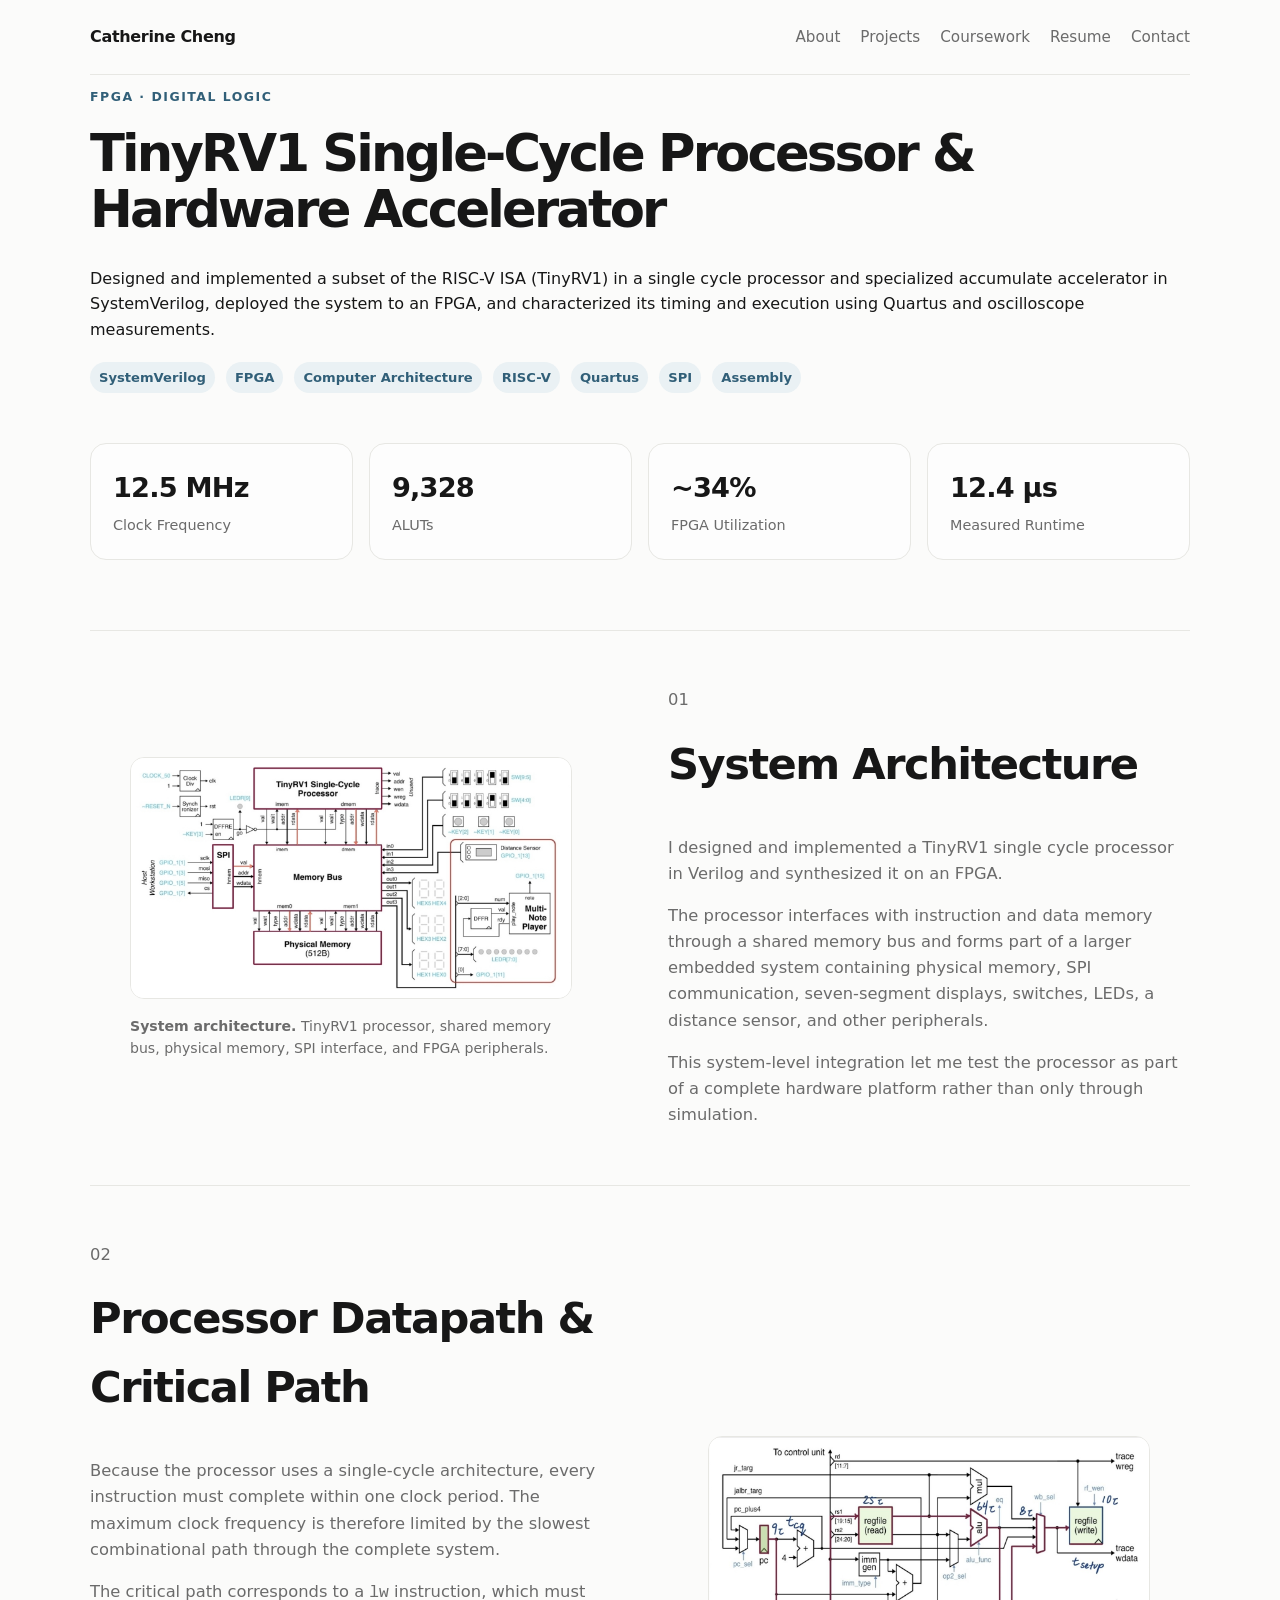
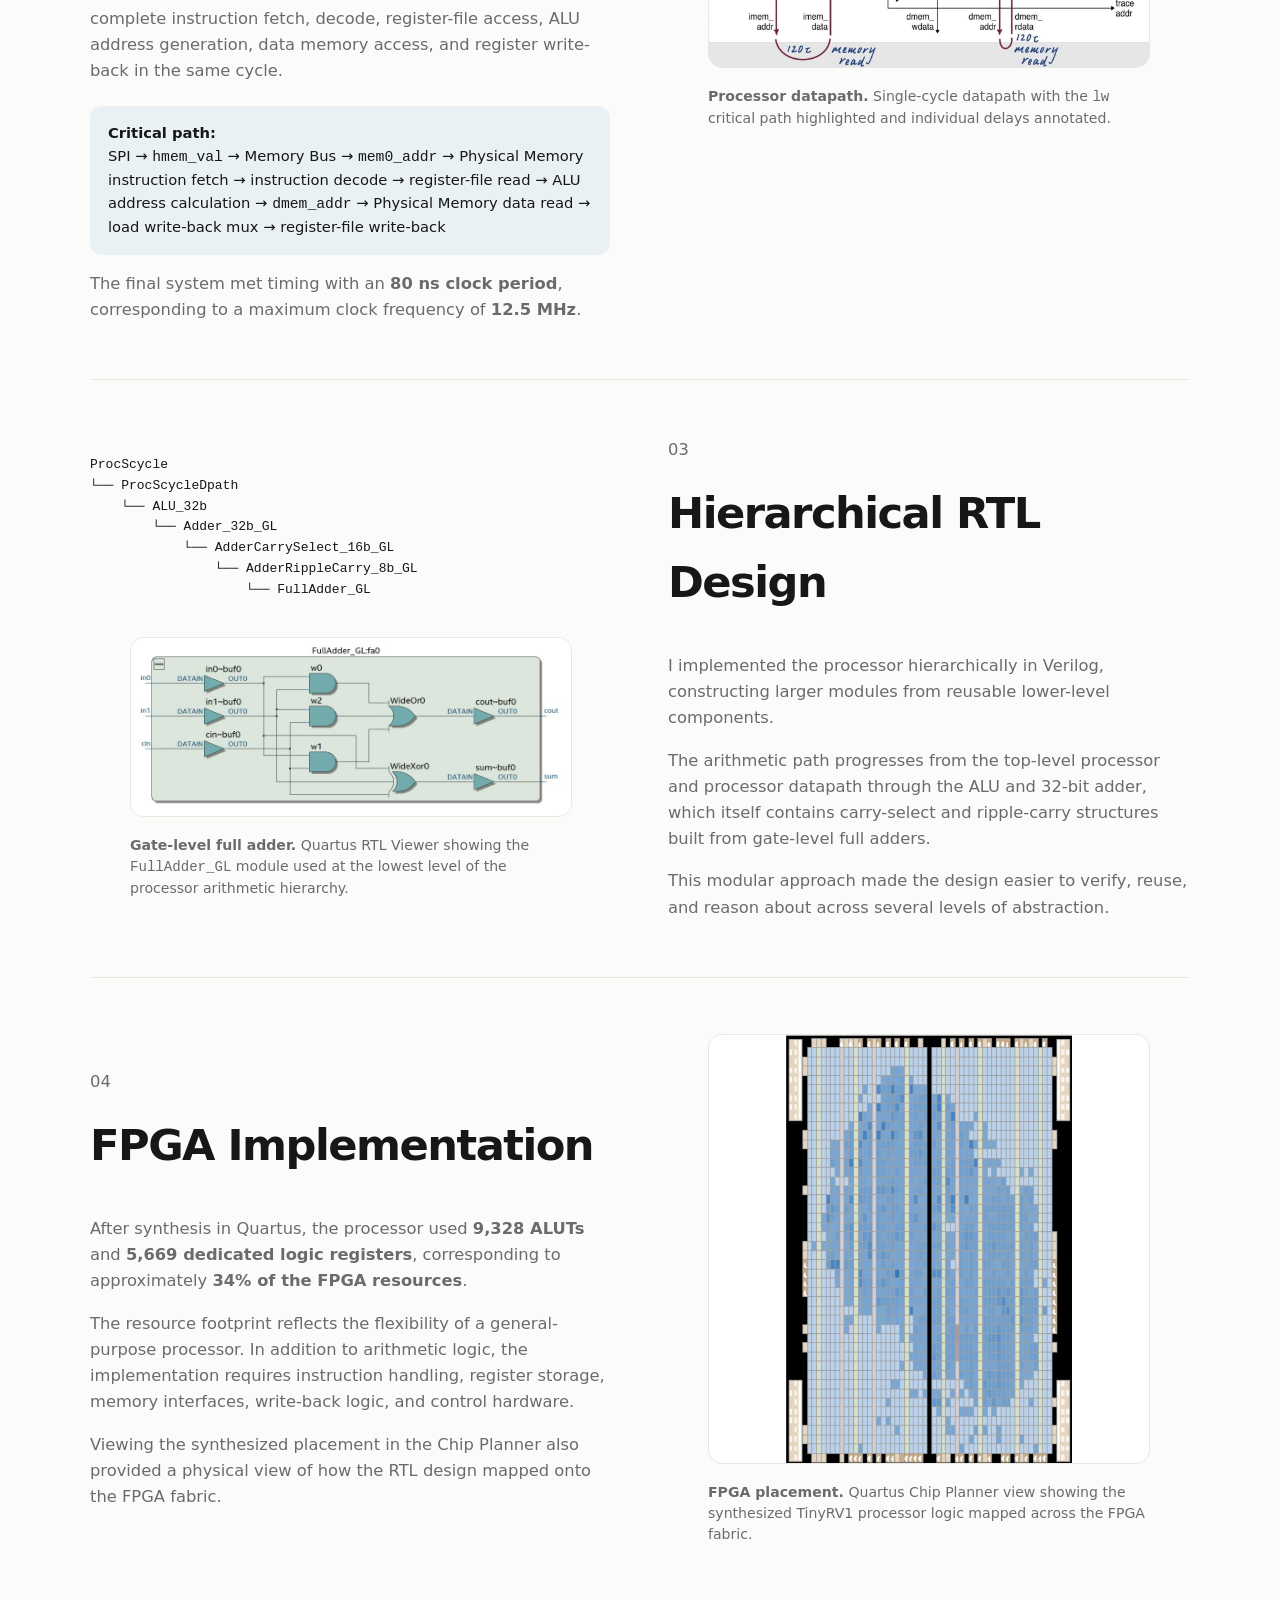
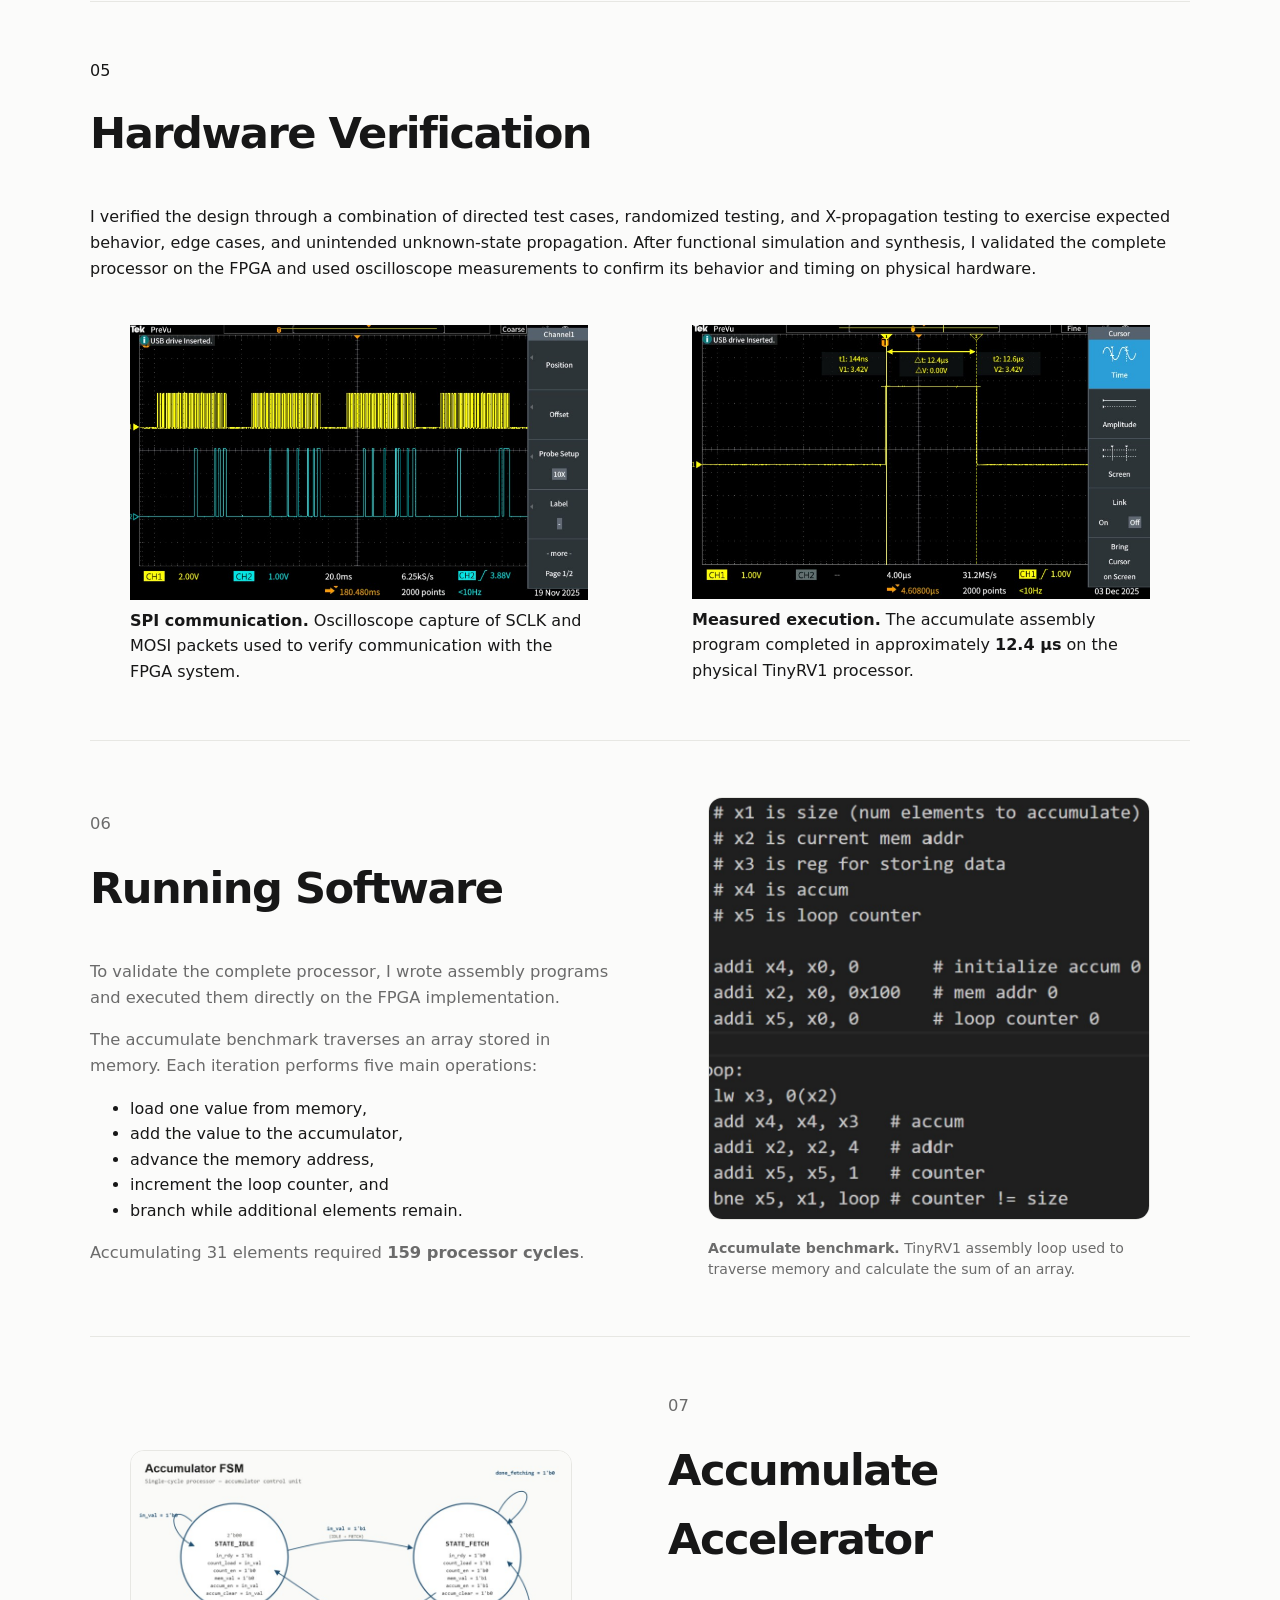
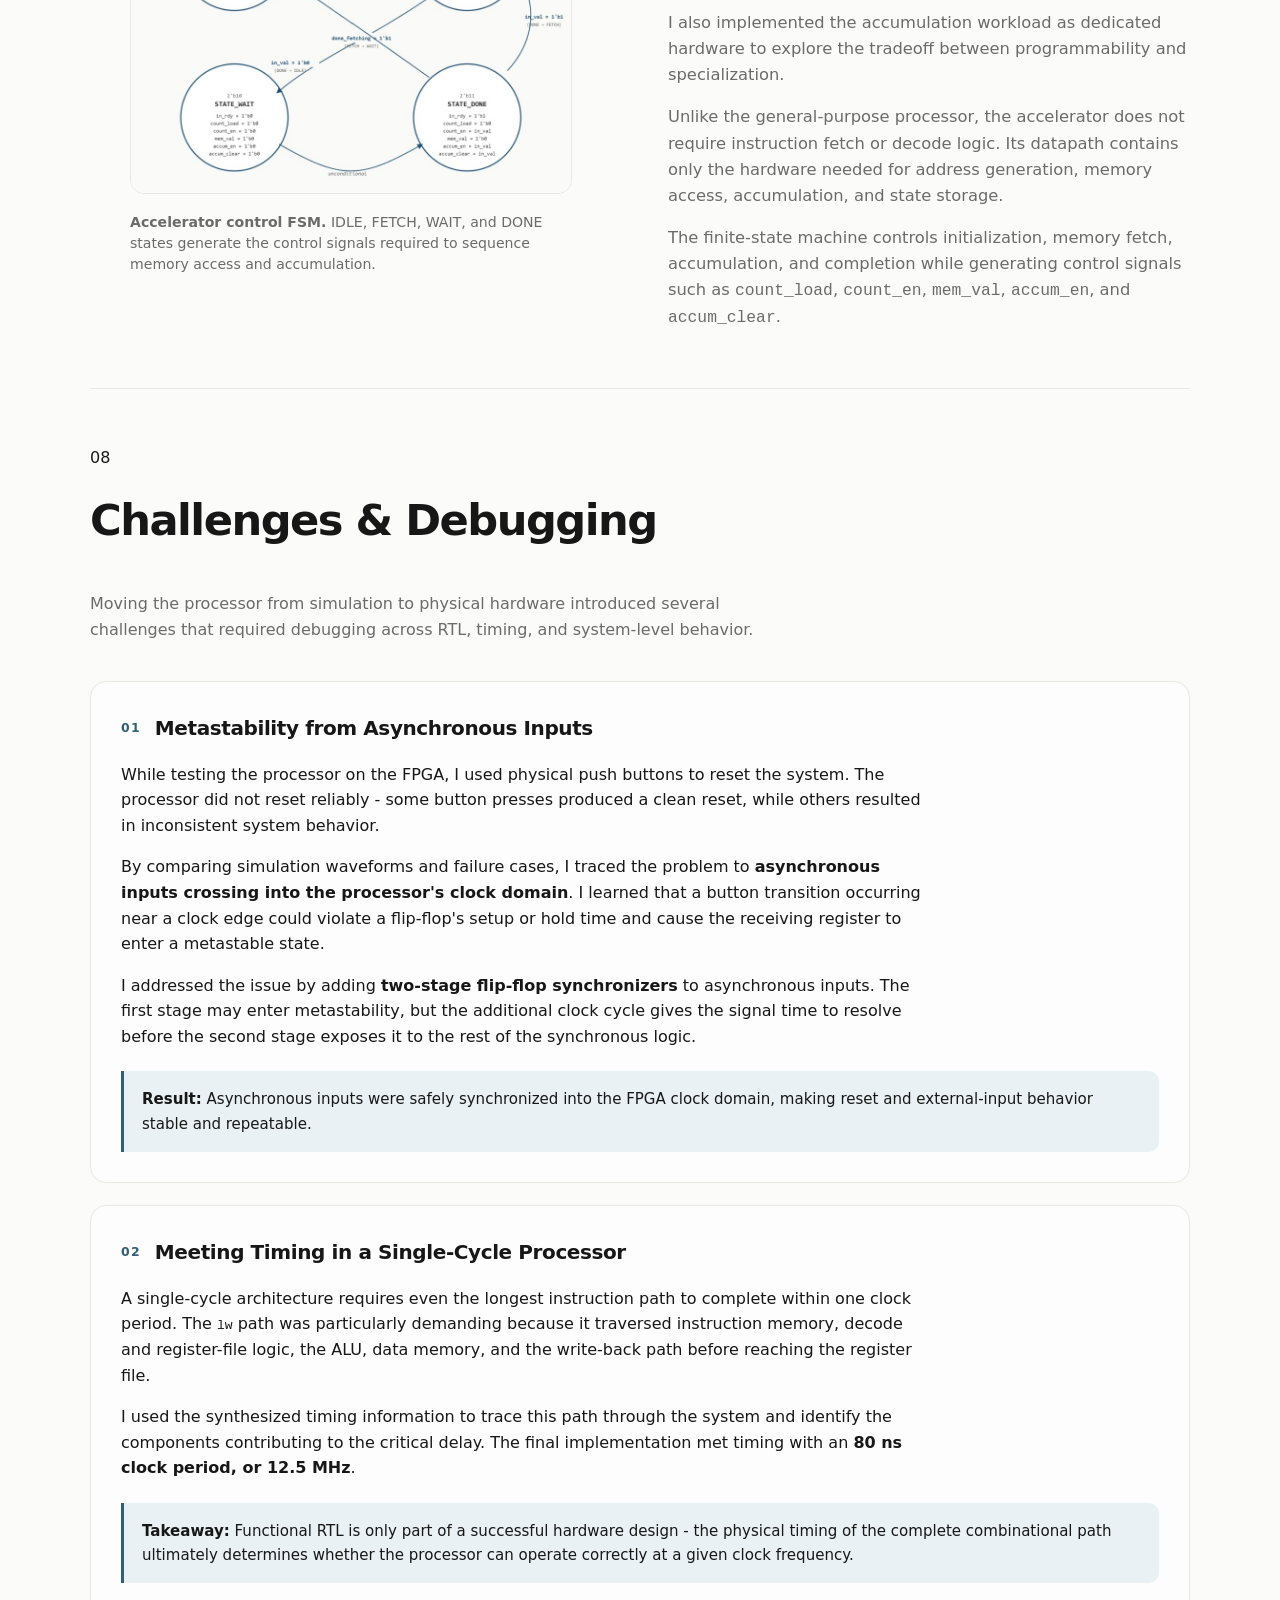
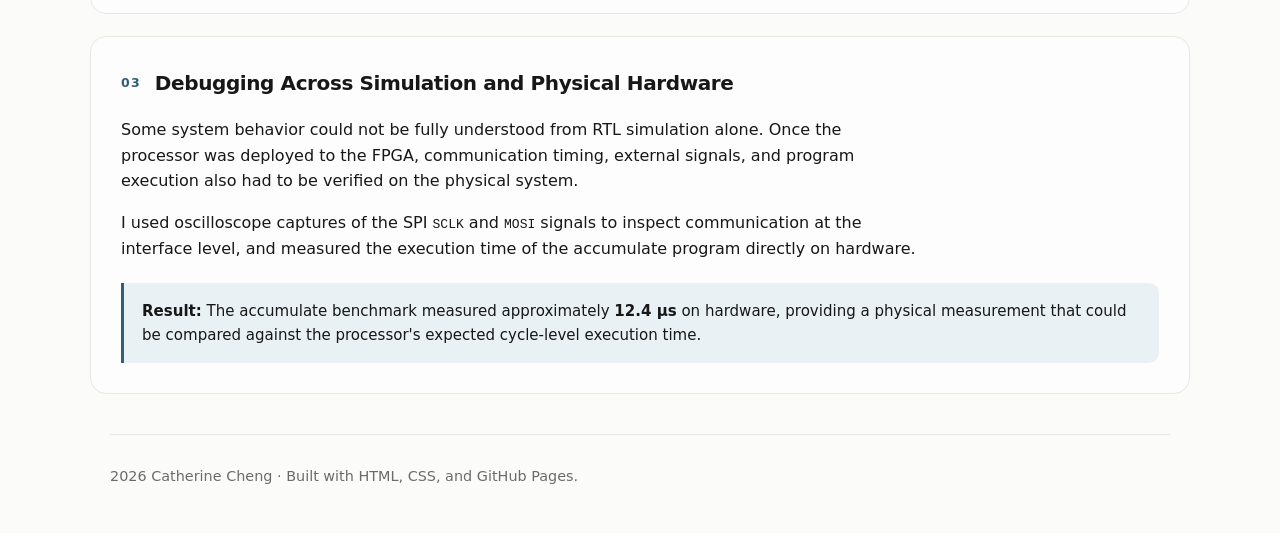
<file: projects/tinyrv1-processor.html>
<!doctype html>
<html lang="en">

<head>
  <meta charset="utf-8">
  <meta name="viewport" content="width=device-width, initial-scale=1">

  <title>TinyRV1 Processor | Catherine Cheng</title>

  <link rel="stylesheet" href="../css/styles.css">
</head>

<body>

<header class="site-header">
  <a class="brand" href="../index.html">Catherine Cheng</a>

  <nav class="nav">
    <a href="../about.html">About</a>
    <a href="../projects.html">Projects</a>
    <a href="../coursework.html">Coursework</a>
    <a href="../resume.html">Resume</a>
    <a href="../contact.html">Contact</a>
  </nav>
</header>


<main class="project-page">

  <!-- =========================
       PROJECT INTRO
       ========================= -->

  <section class="project-intro">

    <p class="eyebrow">FPGA · DIGITAL LOGIC</p>

    <h1>
      TinyRV1 Single-Cycle Processor
      & Hardware Accelerator
    </h1>

    <p class="project-lead">
      Designed and implemented a subset of the RISC-V ISA (TinyRV1) in a single cycle processor and
      specialized accumulate accelerator in SystemVerilog, deployed the system
      to an FPGA, and characterized its timing and execution using Quartus
      and oscilloscope measurements.
    </p>

    <div class="project-tags">
      <span class="tag">SystemVerilog</span>
      <span class="tag">FPGA</span>
      <span class="tag">Computer Architecture</span>
      <span class="tag">RISC-V</span>
      <span class="tag">Quartus</span>
      <span class="tag">SPI</span>
      <span class="tag">Assembly</span>
    </div>

  </section>


  <!-- =========================
       PROJECT STATS
       ========================= -->

  <section class="project-stats">

    <div class="stat-card">
      <span class="stat-number">12.5 MHz</span>
      <span class="stat-label">Clock Frequency</span>
    </div>

    <div class="stat-card">
      <span class="stat-number">9,328</span>
      <span class="stat-label">ALUTs</span>
    </div>

    <div class="stat-card">
      <span class="stat-number">~34%</span>
      <span class="stat-label">FPGA Utilization</span>
    </div>

    <div class="stat-card">
      <span class="stat-number">12.4 µs</span>
      <span class="stat-label">Measured Runtime</span>
    </div>

  </section>


  <!-- =========================
       01 SYSTEM ARCHITECTURE
       IMAGE LEFT / TEXT RIGHT
       ========================= -->

  <section class="project-section">

    <div class="project-split">

      <figure class="project-media">
        <img
          src="../assets/images/tinyrv1/system-architecture.jpg"
          alt="TinyRV1 FPGA system architecture">

        <figcaption>
          <strong>System architecture.</strong>
          TinyRV1 processor, shared memory bus, physical memory,
          SPI interface, and FPGA peripherals.
        </figcaption>
      </figure>

      <div class="project-copy">

        <p class="section-number">01</p>

        <h2>System Architecture</h2>

        <p>
          I designed and implemented a TinyRV1 single cycle processor
          in Verilog and synthesized it on an FPGA.
        </p>

        <p>
          The processor interfaces with instruction and data memory through
          a shared memory bus and forms part of a larger embedded system
          containing physical memory, SPI communication, seven-segment
          displays, switches, LEDs, a distance sensor, and other peripherals.
        </p>

        <p>
          This system-level integration let me test the processor as part
          of a complete hardware platform rather than only through simulation.
        </p>

      </div>

    </div>

  </section>


  <!-- =========================
       02 DATAPATH
       TEXT LEFT / IMAGE RIGHT
       ========================= -->

  <section class="project-section">

    <div class="project-split reverse">

      <figure class="project-media">
        <img
          src="../assets/images/tinyrv1/processor-datapath.jpg"
          alt="TinyRV1 processor datapath and critical path">

        <figcaption>
          <strong>Processor datapath.</strong>
          Single-cycle datapath with the <code>lw</code> critical path
          highlighted and individual delays annotated.
        </figcaption>
      </figure>

      <div class="project-copy">

        <p class="section-number">02</p>

        <h2>Processor Datapath & Critical Path</h2>

        <p>
          Because the processor uses a single-cycle architecture, every
          instruction must complete within one clock period. The maximum
          clock frequency is therefore limited by the slowest combinational
          path through the complete system.
        </p>

        <p>
          The critical path corresponds to a
          <code>lw</code> instruction, which must complete instruction fetch,
          decode, register-file access, ALU address generation, data memory
          access, and register write-back in the same cycle.
        </p>

        <div class="critical-path-box">
          <strong>Critical path:</strong><br>
          SPI →
          <code>hmem_val</code> →
          Memory Bus →
          <code>mem0_addr</code> →
          Physical Memory instruction fetch →
          instruction decode →
          register-file read →
          ALU address calculation →
          <code>dmem_addr</code> →
          Physical Memory data read →
          load write-back mux →
          register-file write-back
        </div>

        <p>
          The final system met timing with an
          <strong>80 ns clock period</strong>,
          corresponding to a maximum clock frequency of
          <strong>12.5 MHz</strong>.
        </p>

      </div>

    </div>

  </section>


  <!-- =========================
       03 RTL DESIGN
       IMAGE LEFT / TEXT RIGHT
       ========================= -->

  <section class="project-section">

    <div class="project-split">

      <div class="project-media">

        <pre class="hierarchy">
ProcScycle
└── ProcScycleDpath
    └── ALU_32b
        └── Adder_32b_GL
            └── AdderCarrySelect_16b_GL
                └── AdderRippleCarry_8b_GL
                    └── FullAdder_GL
        </pre>

        <figure class="project-figure compact">

          <img
            src="../assets/images/tinyrv1/full-adder-rtl.jpg"
            alt="Quartus RTL viewer showing gate-level full adder">

          <figcaption>
            <strong>Gate-level full adder.</strong>
            Quartus RTL Viewer showing the
            <code>FullAdder_GL</code> module used at the lowest level
            of the processor arithmetic hierarchy.
          </figcaption>

        </figure>

      </div>


      <div class="project-copy">

        <p class="section-number">03</p>

        <h2>Hierarchical RTL Design</h2>

        <p>
          I implemented the processor hierarchically in Verilog,
          constructing larger modules from reusable lower-level components.
        </p>

        <p>
          The arithmetic path progresses from the top-level processor and
          processor datapath through the ALU and 32-bit adder, which itself
          contains carry-select and ripple-carry structures built from
          gate-level full adders.
        </p>

        <p>
          This modular approach made the design easier to verify, reuse,
          and reason about across several levels of abstraction.
        </p>

      </div>

    </div>

  </section>


  <!-- =========================
       04 FPGA IMPLEMENTATION
       TEXT LEFT / IMAGE RIGHT
       ========================= -->

  <section class="project-section">

    <div class="project-split reverse">

      <figure class="project-media">
        <img
          src="../assets/images/tinyrv1/chip-planner.jpg"
          alt="Quartus chip planner showing TinyRV1 processor placement">

        <figcaption>
          <strong>FPGA placement.</strong>
          Quartus Chip Planner view showing the synthesized TinyRV1
          processor logic mapped across the FPGA fabric.
        </figcaption>
      </figure>

      <div class="project-copy">

        <p class="section-number">04</p>

        <h2>FPGA Implementation</h2>

        <p>
          After synthesis in Quartus, the processor used
          <strong>9,328 ALUTs</strong> and
          <strong>5,669 dedicated logic registers</strong>,
          corresponding to approximately
          <strong>34% of the FPGA resources</strong>.
        </p>

        <p>
          The resource footprint reflects the flexibility of a
          general-purpose processor. In addition to arithmetic logic,
          the implementation requires instruction handling,
          register storage, memory interfaces, write-back logic,
          and control hardware.
        </p>

        <p>
          Viewing the synthesized placement in the Chip Planner also
          provided a physical view of how the RTL design mapped onto the
          FPGA fabric.
        </p>

      </div>

    </div>

  </section>


  <!-- =========================
       05 HARDWARE VERIFICATION
       TWO IMAGES LEFT / TEXT RIGHT
       ========================= -->

  <section class="project-section">

    <p class="section-number">05</p>
    <h2>Hardware Verification</h2>

    <p>
    I verified the design through a combination of directed test cases, randomized testing, and X-propagation testing to exercise expected behavior, edge cases, and unintended unknown-state propagation. After functional simulation and synthesis, I validated the complete processor on the FPGA and used oscilloscope measurements to confirm its behavior and timing on physical hardware.
    </p>

    <div class="figure-grid">

      <figure class="project-figure">
        <img
          src="../assets/images/tinyrv1/spi-waveform.jpg"
          alt="Oscilloscope waveform of SPI SCLK and MOSI signals">

        <figcaption>
          <strong>SPI communication.</strong>
          Oscilloscope capture of SCLK and MOSI packets used to verify
          communication with the FPGA system.
        </figcaption>
      </figure>

      <figure class="project-figure">
        <img
          src="../assets/images/tinyrv1/execution-time.jpg"
          alt="Oscilloscope measurement of TinyRV1 execution time">

        <figcaption>
          <strong>Measured execution.</strong>
          The accumulate assembly program completed in approximately
          <strong>12.4 µs</strong> on the physical TinyRV1 processor.
        </figcaption>
      </figure>

    </div>

  </section>



  <!-- =========================
       06 SOFTWARE EXECUTION
       TEXT LEFT / IMAGE RIGHT
       ========================= -->

  <section class="project-section">

    <div class="project-split reverse">

      <figure class="project-media">
        <img
          src="../assets/images/tinyrv1/assembly-loop.jpg"
          alt="TinyRV1 accumulate assembly program">

        <figcaption>
          <strong>Accumulate benchmark.</strong>
          TinyRV1 assembly loop used to traverse memory and calculate
          the sum of an array.
        </figcaption>
      </figure>


      <div class="project-copy">

        <p class="section-number">06</p>

        <h2>Running Software</h2>

        <p>
          To validate the complete processor, I wrote assembly
          programs and executed them directly on the FPGA implementation.
        </p>

        <p>
          The accumulate benchmark traverses an array stored in memory.
          Each iteration performs five main operations:
        </p>

        <ul>
          <li>load one value from memory,</li>
          <li>add the value to the accumulator,</li>
          <li>advance the memory address,</li>
          <li>increment the loop counter, and</li>
          <li>branch while additional elements remain.</li>
        </ul>

        <p>
          Accumulating 31 elements required
          <strong>159 processor cycles</strong>.
        </p>

      </div>

    </div>

  </section>


  <!-- =========================
       07 ACCELERATOR
       IMAGE LEFT / TEXT RIGHT
       ========================= -->

  <section class="project-section">

    <div class="project-split">

      <figure class="project-media">
        <img
          src="../assets/images/tinyrv1/accelerator-fsm.jpg"
          alt="Finite-state machine for TinyRV1 accumulate accelerator">

        <figcaption>
          <strong>Accelerator control FSM.</strong>
          IDLE, FETCH, WAIT, and DONE states generate the control signals
          required to sequence memory access and accumulation.
        </figcaption>
      </figure>


      <div class="project-copy">

        <p class="section-number">07</p>

        <h2>Accumulate Accelerator</h2>

        <p>
          I also implemented the accumulation workload as dedicated
          hardware to explore the tradeoff between programmability
          and specialization.
        </p>

        <p>
          Unlike the general-purpose processor, the accelerator does not
          require instruction fetch or decode logic. Its datapath contains
          only the hardware needed for address generation, memory access,
          accumulation, and state storage.
        </p>

        <p>
          The finite-state machine controls initialization, memory fetch,
          accumulation, and completion while generating control signals
          such as
          <code>count_load</code>,
          <code>count_en</code>,
          <code>mem_val</code>,
          <code>accum_en</code>, and
          <code>accum_clear</code>.
        </p>

      </div>

    </div>

  </section>


<!-- =========================
     08 CHALLENGES & DEBUGGING
     ========================= -->

<section class="project-section">

  <p class="section-number">08</p>
  <h2>Challenges & Debugging</h2>

  <p class="challenge-intro">
    Moving the processor from simulation to physical hardware introduced
    several challenges that required debugging across RTL, timing, and
    system-level behavior.
  </p>

  <div class="challenge-list">

    <!-- CHALLENGE 1 -->
    <div class="challenge-item">

      <div class="challenge-heading">
        <span class="challenge-number">01</span>
        <h3>Metastability from Asynchronous Inputs</h3>
      </div>

      <p>
        While testing the processor on the FPGA, I used physical push
        buttons to reset the system. The processor did not reset 
        reliably - some button presses produced a clean reset, while others 
        resulted in inconsistent system behavior.
      </p>

      <p>
        By comparing simulation waveforms and failure cases, I traced the
        problem to <strong>asynchronous inputs crossing into the processor's
        clock domain</strong>. I learned that a button transition occurring near a clock
        edge could violate a flip-flop's setup or hold time and cause the
        receiving register to enter a metastable state.
      </p>

      <p>
        I addressed the issue by adding
        <strong>two-stage flip-flop synchronizers</strong> to asynchronous
        inputs. The first stage may enter metastability, but the additional
        clock cycle gives the signal time to resolve before the second
        stage exposes it to the rest of the synchronous logic.
      </p>

      <div class="solution-box">
        <strong>Result:</strong>
        Asynchronous inputs were safely synchronized into the FPGA clock
        domain, making reset and external-input behavior stable and
        repeatable.
      </div>

    </div>


    <!-- CHALLENGE 2 -->
    <div class="challenge-item">

      <div class="challenge-heading">
        <span class="challenge-number">02</span>
        <h3>Meeting Timing in a Single-Cycle Processor</h3>
      </div>

      <p>
        A single-cycle architecture requires even the longest instruction
        path to complete within one clock period. The <code>lw</code> path was
        particularly demanding because it traversed instruction memory,
        decode and register-file logic, the ALU, data memory, and the
        write-back path before reaching the register file.
      </p>

      <p>
        I used the synthesized timing information to trace this path
        through the system and identify the components contributing to
        the critical delay. The final implementation met timing with an
        <strong>80 ns clock period, or 12.5 MHz</strong>.
      </p>

      <div class="solution-box">
        <strong>Takeaway:</strong>
        Functional RTL is only part of a successful hardware design - the
        physical timing of the complete combinational path ultimately
        determines whether the processor can operate correctly at a
        given clock frequency.
      </div>

    </div>


    <!-- CHALLENGE 3 -->
    <div class="challenge-item">

      <div class="challenge-heading">
        <span class="challenge-number">03</span>
        <h3>Debugging Across Simulation and Physical Hardware</h3>
      </div>

      <p>
        Some system behavior could not be fully understood from RTL
        simulation alone. Once the processor was deployed to the FPGA,
        communication timing, external signals, and program execution
        also had to be verified on the physical system.
      </p>

      <p>
        I used oscilloscope captures of the SPI
        <code>SCLK</code> and <code>MOSI</code> signals to inspect
        communication at the interface level, and measured the execution
        time of the accumulate program directly on hardware.
      </p>

      <div class="solution-box">
        <strong>Result:</strong>
        The accumulate benchmark measured approximately
        <strong>12.4 µs</strong> on hardware, providing a physical
        measurement that could be compared against the processor's
        expected cycle-level execution time.
      </div>

    </div>

  </div>

</section>


<footer>
  <span id="year"></span>
  Catherine Cheng · Built with HTML, CSS, and GitHub Pages.
</footer>

<script src="../js/main.js"></script>

</body>

</html>
</file>
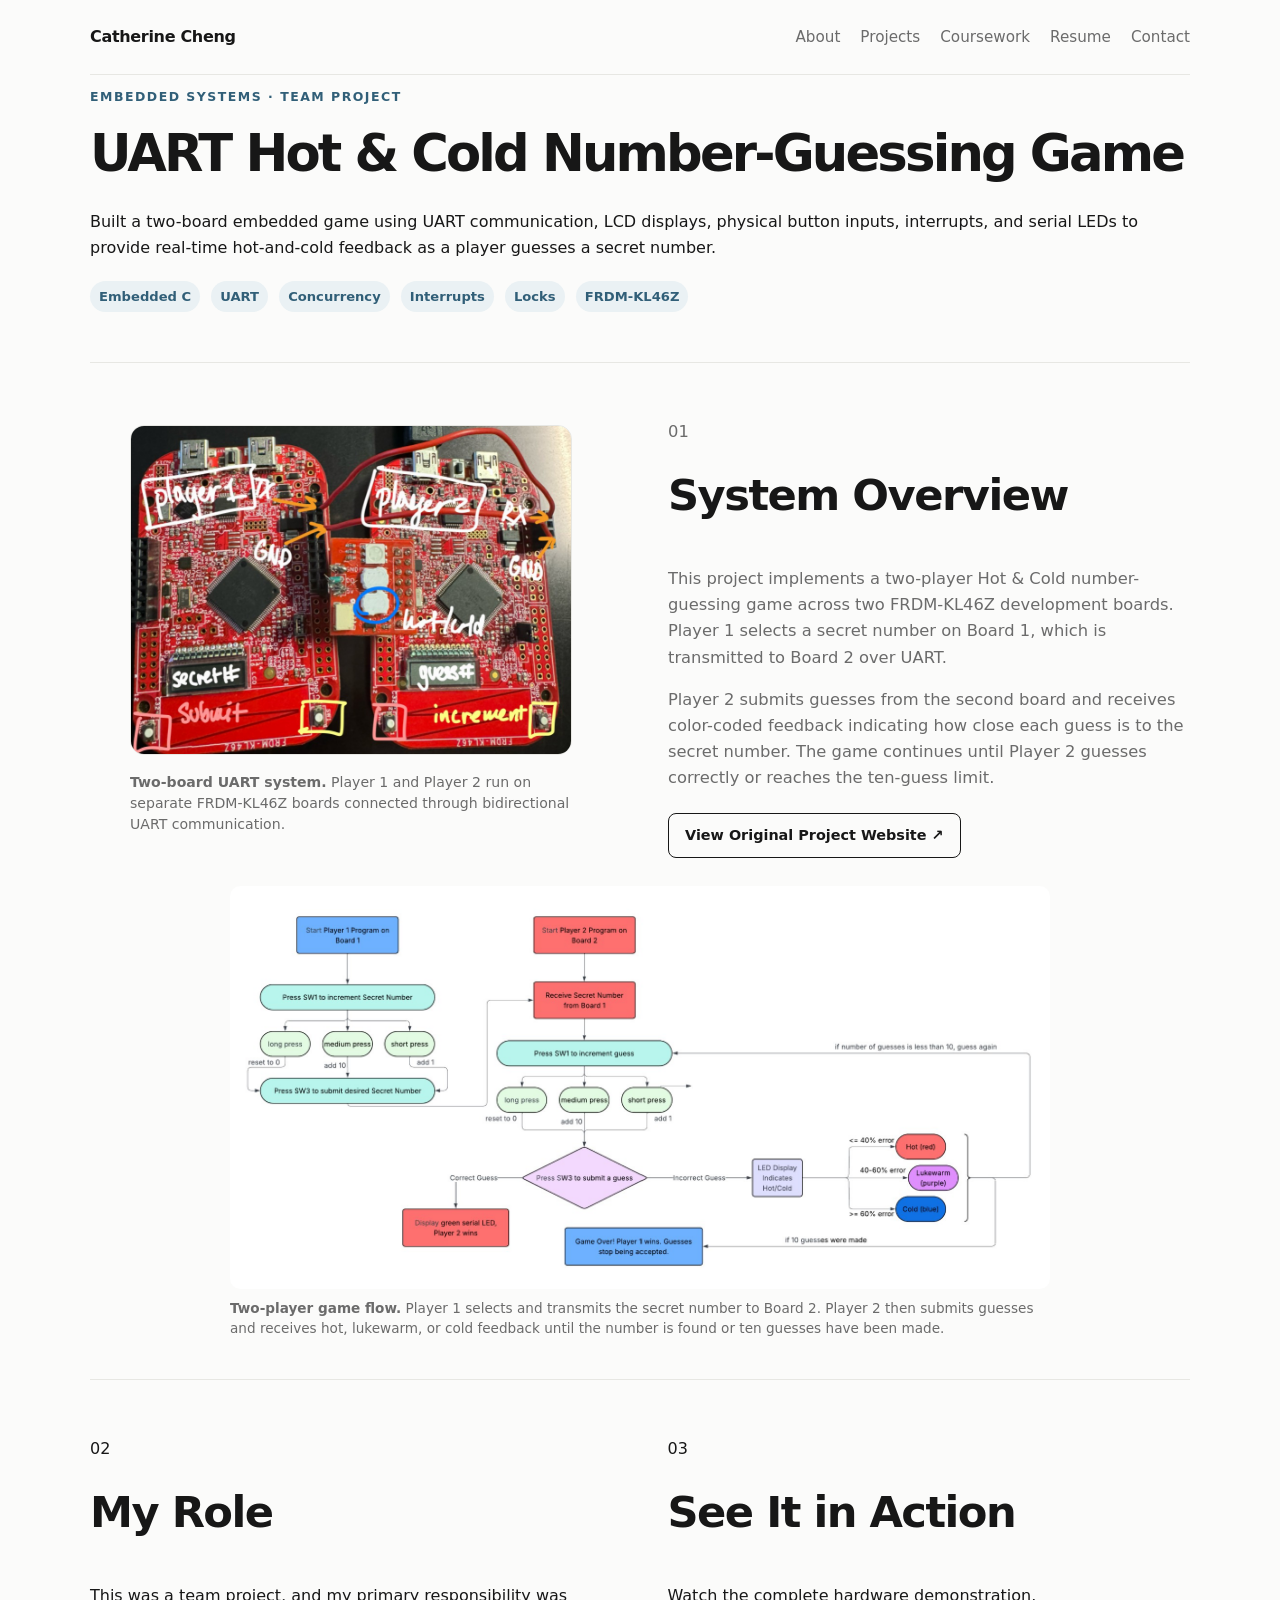
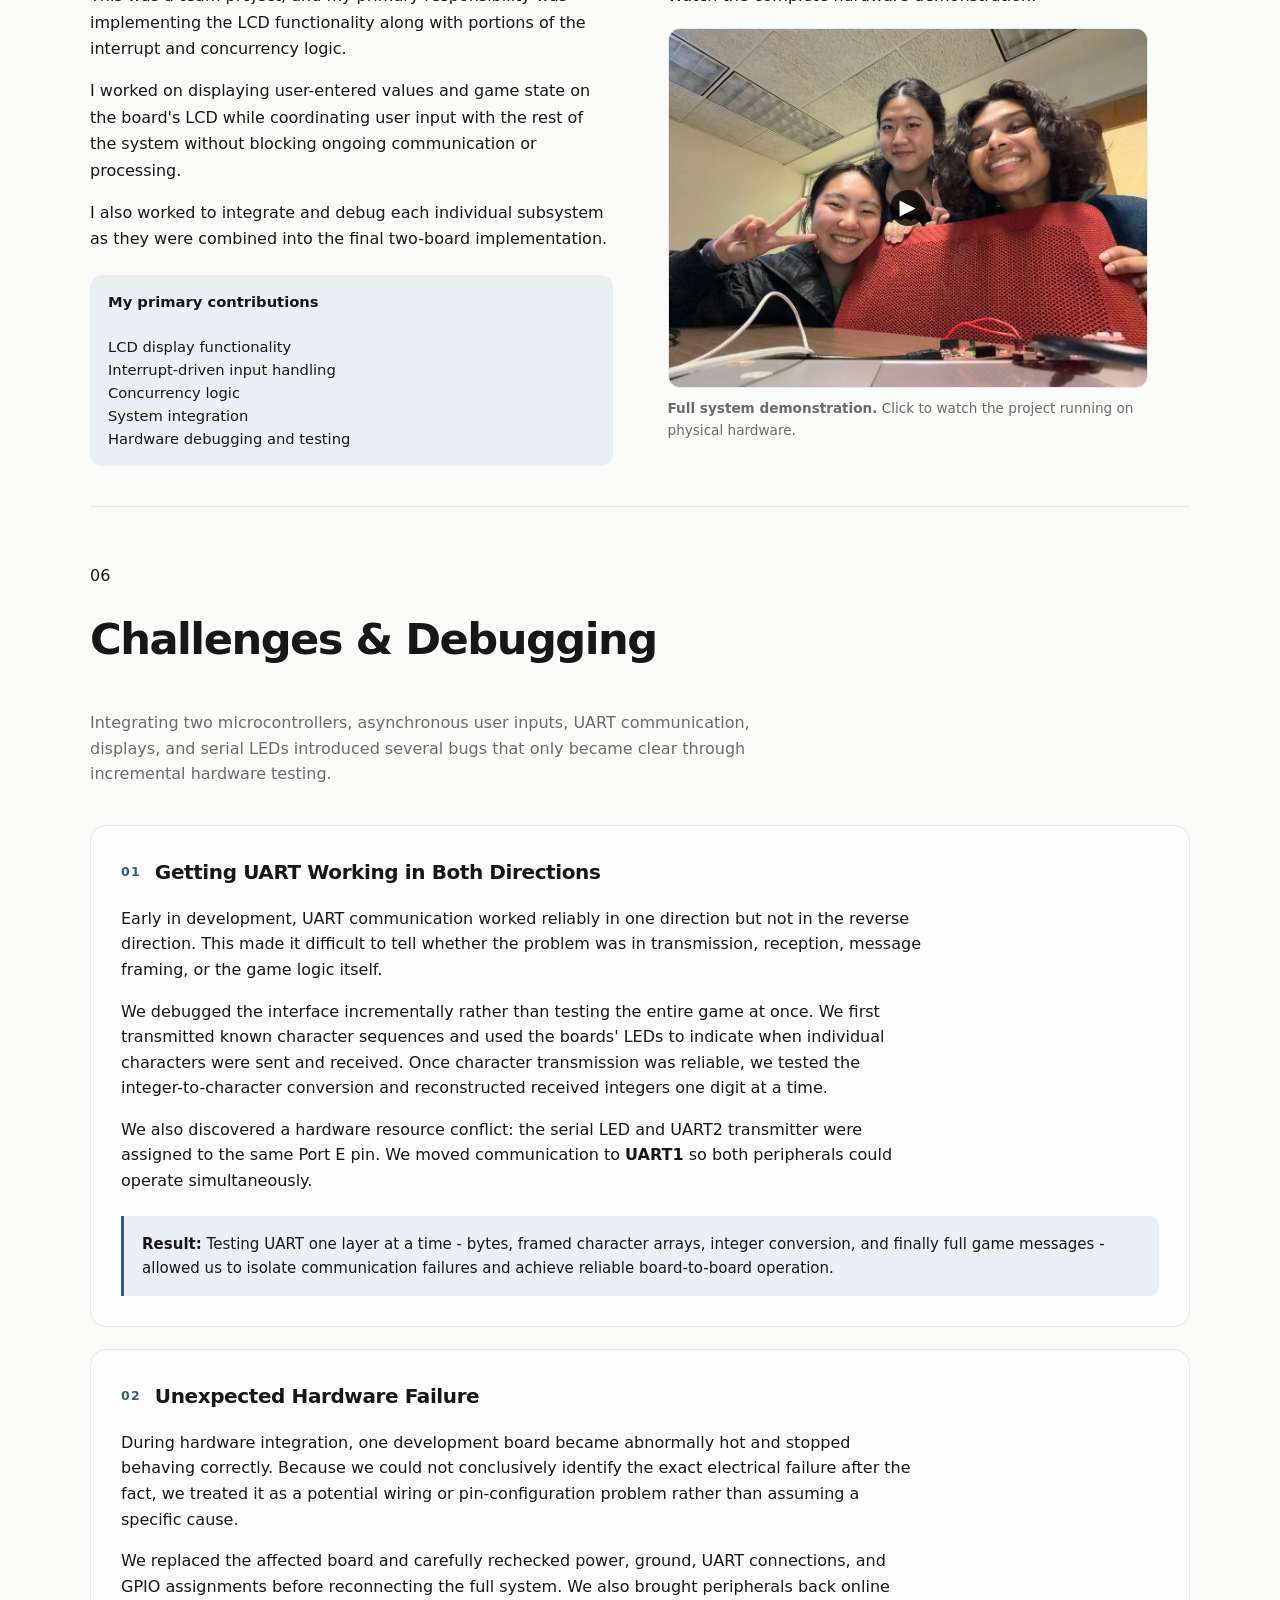
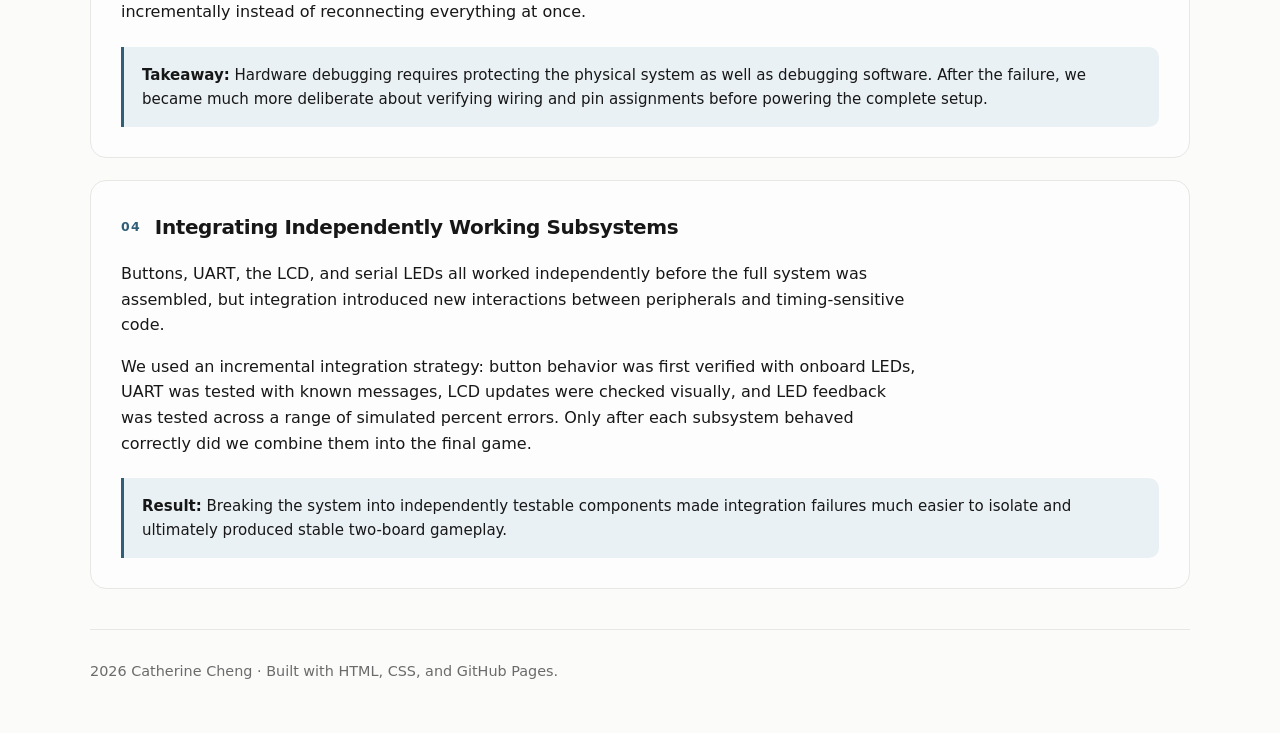
<file: projects/uart-guessing-game.html>
<!doctype html>
<html lang="en">

<head>
  <meta charset="utf-8">
  <meta name="viewport" content="width=device-width, initial-scale=1">

  <title>UART Guessing Game | Catherine Cheng</title>

  <link rel="stylesheet" href="../css/styles.css">
</head>

<body>

<header class="site-header">
  <a class="brand" href="../index.html">Catherine Cheng</a>

  <nav class="nav">
    <a href="../about.html">About</a>
    <a href="../projects.html">Projects</a>
    <a href="../coursework.html">Coursework</a>
    <a href="../resume.html">Resume</a>
    <a href="../contact.html">Contact</a>
  </nav>
</header>


<main class="project-page">

  <!-- =========================
       PROJECT INTRO
       ========================= -->

  <section class="project-intro">

    <p class="eyebrow">EMBEDDED SYSTEMS · TEAM PROJECT</p>

    <h1>
      UART Hot & Cold
      Number-Guessing Game
    </h1>

    <p class="project-lead">
      Built a two-board embedded game using UART communication,
      LCD displays, physical button inputs, interrupts, and serial LEDs
      to provide real-time hot-and-cold feedback as a player guesses
      a secret number.
    </p>

    <div class="project-tags">
      <span class="tag">Embedded C</span>
      <span class="tag">UART</span>
      <span class="tag">Concurrency</span>
      <span class="tag">Interrupts</span>
      <span class="tag">Locks</span>
      <span class="tag">FRDM-KL46Z</span>
    </div>

  </section>


<!-- ========================= 
     MAIN IMAGE / PROJECT LINKS 
     ========================= -->

<section class="project-section">

  <!-- Top row: UART boards image + project info -->
  <div class="project-split">

    <figure class="project-media">
      <img
        src="../assets/images/uart-game/edited-uart-boards.jpg"
        alt="Two FRDM-KL46Z boards communicating over UART"
      >

      <figcaption>
        <strong>Two-board UART system.</strong>
        Player 1 and Player 2 run on separate FRDM-KL46Z boards
        connected through bidirectional UART communication.
      </figcaption>
    </figure>


    <div class="project-copy">

      <p class="section-number">01</p>
      <h2>System Overview</h2>

      <p>
        This project implements a two-player Hot & Cold number-guessing
        game across two FRDM-KL46Z development boards. Player 1 selects
        a secret number on Board 1, which is transmitted to Board 2
        over UART.
      </p>

      <p>
        Player 2 submits guesses from the second board and receives
        color-coded feedback indicating how close each guess is to the
        secret number. The game continues until Player 2 guesses
        correctly or reaches the ten-guess limit.
      </p>

      <div class="project-links">
        <a
          class="project-button"
          href="https://pages.github.coecis.cornell.edu/ece3140-spr2026/cc2862-exw4-si289/"
          target="_blank"
          rel="noopener noreferrer"
        >
          View Original Project Website ↗
        </a>
      </div>

    </div>

  </div>


  <!-- Full game-flow diagram -->
  <figure class="uart-overview-figure">

    <img
      src="../assets/images/uart-game/system-overview.jpg"
      alt="System flow diagram for the two-player UART Hot and Cold number-guessing game"
    >

    <figcaption>
      <strong>Two-player game flow.</strong>
      Player 1 selects and transmits the secret number to Board 2.
      Player 2 then submits guesses and receives hot, lukewarm, or cold
      feedback until the number is found or ten guesses have been made.
    </figcaption>

  </figure>

</section>


<!-- =========================
     MY ROLE + PROJECT DEMO
     ========================= -->

<section class="project-section">

  <div class="role-demo-grid">

    <!-- =========================
         LEFT: MY ROLE
         ========================= -->

    <div class="role-column">

      <p class="section-number">02</p>

      <h2>My Role</h2>

      <p> 
        This was a team project, and my primary responsibility was 
        implementing the LCD functionality along with portions of the 
        interrupt and concurrency logic. 
      </p> 

      <p> 
        I worked on displaying user-entered values and game state on 
        the board's LCD while coordinating user input with the rest of 
        the system without blocking ongoing communication or processing. 
      </p> 

      <p> 
        I also worked to integrate and debug each individual subsystem as they
        were combined into the final two-board implementation. 
      </p> 


      <div class="critical-path-box role-contributions"> 
        <strong>My primary contributions</strong><br><br> 

        LCD display functionality<br> 
        Interrupt-driven input handling<br> 
        Concurrency logic<br> 
        System integration<br> 
        Hardware debugging and testing 
      </div> 

    </div>


    <!-- RIGHT: DEMO -->
    <div class="demo-column">

      <p class="section-number">03</p>
      <h2>See It in Action</h2>

      <p>
        Watch the complete hardware demonstration.
      </p>

      <div class="demo-video-link">

        <a
          href="https://www.youtube.com/watch?v=Odf30BchoUM"
          target="_blank"
          rel="noopener noreferrer"
          aria-label="Watch UART Hot and Cold game demo on YouTube"
        >

          <img
            src="../assets/images/uart-game/final-group-photo.webp"
            alt="UART Hot and Cold Number Guessing Game demo"
          >

          <div class="play-button">▶</div>

        </a>

      </div>

      <p class="demo-caption">
        <strong>Full system demonstration.</strong>
        Click to watch the project running on physical hardware.
      </p>

    </div>

  </div>

</section>
<!-- =========================
     03 UART COMMUNICATION
     ========================= -->

<!-- <section class="project-section">

  <div class="wide-section">

    <div class="wide-section-heading">
      <p class="section-number">03</p>
      <h2>UART Communication</h2>
    </div>

    <div class="wide-section-content">

      <p>
        The two FRDM-KL46Z boards communicate using UART. Numeric values
        are converted into character-based messages before transmission
        and reconstructed as integers on the receiving board.
      </p>

      <p>
        Start and end markers frame each message so that the receiver can
        determine where a complete number begins and ends. For example,
        the integer 1234 is transmitted as:
      </p>

      <div class="critical-path-box">
        <code>&lt;1234&gt;</code>
      </div>

      <p>
        The receiving board collects the characters between the delimiters,
        converts the character sequence back into an integer, and uses that
        value in the game logic.
      </p>

      <p>
        The final system required reliable bidirectional communication so
        that each board could both transmit and receive game information
        during play.
      </p>

    </div>

  </div>

</section> -->


<!-- =========================
     04 INTERRUPTS / LCD
     ========================= -->

<!-- <section class="project-section">

  <div class="wide-section">

    <div class="wide-section-heading">
      <p class="section-number">04</p>
      <h2>Interrupt-Driven Input & LCD Display</h2>
    </div>

    <div class="wide-section-content">

      <p>
        Physical buttons allow each player to enter values using different
        press durations. Short, medium, and long presses modify the current
        value differently, while the LCD displays the player's current
        input in real time.
      </p>

      <p>
        I worked primarily on the LCD functionality along with interrupt
        and concurrency logic. Because interrupt handlers can execute while
        the main program is running, shared state had to be updated carefully
        to avoid inconsistent values.
      </p>

      <p>
        The final implementation coordinated user input, LCD updates,
        UART communication, and game state without blocking the rest of
        the system.
      </p>

    </div>

  </div>

</section> -->
<!-- =========================
     05 HOT / COLD FEEDBACK
     ========================= -->
<!--
<section class="project-section">

  <div class="wide-section">

    <div class="wide-section-heading">
      <p class="section-number">04</p>
      <h2>Hot & Cold Feedback</h2>
    </div>

    <div class="wide-section-content">

      <p>
        After Player 2 submits a guess, the system compares it with the
        secret number and provides immediate feedback through the serial LED.
      </p>

      <p>
        The LED color indicates the relationship between the current guess
        and the secret value:
      </p>

      <div class="feedback-grid">

        <div class="feedback-card">
          <strong>Red - Hot</strong>
          <p>The guess is too high.</p>
        </div>

        <div class="feedback-card">
          <strong>Blue - Cold</strong>
          <p>The guess is too low.</p>
        </div>

        <div class="feedback-card">
          <strong>Purple - Lukewarm</strong>
          <p>The guess falls within the intermediate range.</p>
        </div>

        <div class="feedback-card">
          <strong>Green - Correct</strong>
          <p>The player found the secret number.</p>
        </div>

      </div>

      <p>
        The intensity of the color also changes with distance from the
        target. Closer guesses produce a stronger warm indication, while
        guesses farther away produce a stronger cold indication. The LED
        brightness is derived from the percent error between the current
        guess and the secret value.
      </p>

    </div>

  </div>

</section> -->

  <!-- =========================
       TESTING / DEBUGGING
       ========================= -->
  <!-- 
  <section class="project-section">

    <p class="section-number">05</p>
    <h2>Testing & Debugging</h2>

    <p class="challenge-intro">
      The project required several independent hardware and software
      components to operate correctly at the same time, so we tested
      individual subsystems before integrating the complete game.
    </p>


    <div class="challenge-list">

      <div class="challenge-item">

        <div class="challenge-heading">
          <span class="challenge-number">01</span>
          <h3>Subsystem Testing</h3>
        </div>

        <p>
          UART communication, button input, LCD output, and LED behavior
          were initially tested independently. This made it easier to
          isolate failures before combining the complete system.
        </p>

        <div class="solution-box">
          <strong>Approach:</strong>
          Verify each peripheral independently before introducing
          additional interactions between subsystems.
        </div>

      </div>


      <div class="challenge-item">

        <div class="challenge-heading">
          <span class="challenge-number">02</span>
          <h3>Integrating Concurrent Events</h3>
        </div>

        <p>
          User inputs, display updates, communication, and game logic
          could occur at different times, requiring careful coordination
          of shared state between interrupt-driven and normal program
          execution.
        </p>

        <div class="solution-box">
          <strong>Takeaway:</strong>
          Embedded systems debugging often involves understanding not
          only whether individual components work, but also how their
          timing and interactions affect the complete system.
        </div>

      </div>


      <div class="challenge-item">

        <div class="challenge-heading">
          <span class="challenge-number">03</span>
          <h3>End-to-End Hardware Verification</h3>
        </div>

        <p>
          After subsystem testing, we tested complete game scenarios
          across both boards to verify UART transmission, button input,
          LCD output, and hot-and-cold LED feedback together.
        </p>

        <div class="solution-box">
          <strong>Result:</strong>
          The final system successfully supported two-board gameplay
          with real-time communication and physical user interaction.
        </div>

      </div>

    </div>

  </section> -->


<!-- =========================
     06 CHALLENGES & DEBUGGING
     ========================= -->

<section class="project-section">

  <p class="section-number">06</p>
  <h2>Challenges & Debugging</h2>

  <p class="challenge-intro">
    Integrating two microcontrollers, asynchronous user inputs, UART
    communication, displays, and serial LEDs introduced several bugs
    that only became clear through incremental hardware testing.
  </p>


  <div class="challenge-list">

    <!-- UART -->
    <div class="challenge-item">

      <div class="challenge-heading">
        <span class="challenge-number">01</span>
        <h3>Getting UART Working in Both Directions</h3>
      </div>

      <p>
        Early in development, UART communication worked reliably in one
        direction but not in the reverse direction. This made it difficult
        to tell whether the problem was in transmission, reception,
        message framing, or the game logic itself.
      </p>

      <p>
        We debugged the interface incrementally rather than testing the
        entire game at once. We first transmitted known character
        sequences and used the boards' LEDs to indicate when individual
        characters were sent and received. Once character transmission
        was reliable, we tested the integer-to-character conversion and
        reconstructed received integers one digit at a time.
      </p>

      <p>
        We also discovered a hardware resource conflict: the serial LED
        and UART2 transmitter were assigned to the same Port E pin. We
        moved communication to <strong>UART1</strong> so both peripherals
        could operate simultaneously.
      </p>

      <div class="solution-box">
        <strong>Result:</strong>
        Testing UART one layer at a time - bytes, framed character arrays,
        integer conversion, and finally full game messages - allowed us to
        isolate communication failures and achieve reliable board-to-board
        operation.
      </div>

    </div>


    <!-- BOARD FAILURE -->
    <div class="challenge-item">

      <div class="challenge-heading">
        <span class="challenge-number">02</span>
        <h3>Unexpected Hardware Failure</h3>
      </div>

      <p>
        During hardware integration, one development board became
        abnormally hot and stopped behaving correctly. Because we could
        not conclusively identify the exact electrical failure after the
        fact, we treated it as a potential wiring or pin-configuration
        problem rather than assuming a specific cause.
      </p>

      <p>
        We replaced the affected board and carefully rechecked power,
        ground, UART connections, and GPIO assignments before reconnecting
        the full system. We also brought peripherals back online
        incrementally instead of reconnecting everything at once.
      </p>

      <div class="solution-box">
        <strong>Takeaway:</strong>
        Hardware debugging requires protecting the physical system as
        well as debugging software. After the failure, we became much
        more deliberate about verifying wiring and pin assignments before
        powering the complete setup.
      </div>

    </div>


    <!-- CONCURRENCY
    <div class="challenge-item">

      <div class="challenge-heading">
        <span class="challenge-number">03</span>
        <h3>Interrupts & Shared-State Concurrency</h3>
      </div>

      <p>
        Button interrupts and the main game loop both needed access to
        shared state such as the current user input and display values.
        An interrupt can preempt normal program execution, so careless
        access to shared variables could leave the system with partially
        updated or inconsistent state.
      </p>

      <p>
        I worked on the concurrency logic used to coordinate these shared
        variables. Critical operations were protected so that an
        interrupt could not interfere with an update at an unsafe point,
        while interrupt handlers were kept short so the rest of the
        application could continue responding normally.
      </p>

      <div class="solution-box">
        <strong>Result:</strong>
        Coordinating interrupt-driven input with the main program allowed
        the LCD, UART communication, and game logic to operate reliably
        without corrupting shared state.
      </div>

    </div> -->


    <!-- INTEGRATION -->
    <div class="challenge-item">

      <div class="challenge-heading">
        <span class="challenge-number">04</span>
        <h3>Integrating Independently Working Subsystems</h3>
      </div>

      <p>
        Buttons, UART, the LCD, and serial LEDs all worked independently
        before the full system was assembled, but integration introduced
        new interactions between peripherals and timing-sensitive code.
      </p>

      <p>
        We used an incremental integration strategy: button behavior was
        first verified with onboard LEDs, UART was tested with known
        messages, LCD updates were checked visually, and LED feedback was
        tested across a range of simulated percent errors. Only after
        each subsystem behaved correctly did we combine them into the
        final game.
      </p>

      <div class="solution-box">
        <strong>Result:</strong>
        Breaking the system into independently testable components made
        integration failures much easier to isolate and ultimately
        produced stable two-board gameplay.
      </div>

    </div>

  </div>

</section>

</main>


<footer>
  <span id="year"></span>
  Catherine Cheng · Built with HTML, CSS, and GitHub Pages.
</footer>

<script src="../js/main.js"></script>

</body>

</html>
</file>
<file: css/styles.css>
:root {
  --bg: #fbfbfa;
  --text: #171717;
  --muted: #6b6b6b;
  --line: #e7e7e3;
  --accent: #315f78;
  --accent-soft: #eaf1f4;
  --max-width: 1100px;
}

* { box-sizing: border-box; }

html { scroll-behavior: smooth; }

body {
  margin: 0;
  font-family: Inter, ui-sans-serif, system-ui, -apple-system, BlinkMacSystemFont, "Segoe UI", sans-serif;
  background: var(--bg);
  color: var(--text);
  line-height: 1.6;
}

a { color: inherit; }

.site-header {
  width: min(var(--max-width), calc(100% - 40px));
  margin: 0 auto;
  padding: 24px 0;
  display: flex;
  justify-content: space-between;
  align-items: center;
  gap: 24px;
  border-bottom: 1px solid var(--line);
}

.brand {
  font-weight: 750;
  text-decoration: none;
  letter-spacing: -0.02em;
}

.nav {
  display: flex;
  gap: 20px;
  flex-wrap: wrap;
}

.nav a {
  color: var(--muted);
  text-decoration: none;
  font-size: 0.95rem;
}

.nav a:hover { color: var(--accent); }

main {
  width: min(var(--max-width), calc(100% - 40px));
  margin: 0 auto;
}

.hero {
  padding: 110px 0 90px;
  max-width: 820px;
}

.eyebrow {
  color: var(--accent);
  font-weight: 700;
  text-transform: uppercase;
  letter-spacing: 0.12em;
  font-size: 0.78rem;
}

h1 {
  font-size: clamp(3rem, 8vw, 6.4rem);
  line-height: 0.98;
  letter-spacing: -0.055em;
  margin: 18px 0 24px;
}

h2 {
  font-size: clamp(1.8rem, 4vw, 2.7rem);
  letter-spacing: -0.035em;
  margin-top: 0;
}

h3 { letter-spacing: -0.02em; }

.lead {
  font-size: clamp(1.1rem, 2vw, 1.35rem);
  color: var(--muted);
  max-width: 700px;
}

.actions {
  display: flex;
  gap: 12px;
  margin-top: 32px;
  flex-wrap: wrap;
}

.button {
  display: inline-block;
  padding: 12px 18px;
  border-radius: 999px;
  text-decoration: none;
  border: 1px solid var(--text);
  font-weight: 650;
}

.button.primary {
  color: white;
  background: var(--text);
}

.button.secondary:hover { background: var(--accent-soft); }

.section {
  padding: 72px 0;
  border-top: 1px solid var(--line);
}

.section-heading {
  display: flex;
  justify-content: space-between;
  gap: 24px;
  align-items: baseline;
  margin-bottom: 30px;
}

.grid {
  display: grid;
  grid-template-columns: repeat(2, minmax(0, 1fr));
  gap: 20px;
}

.card {
  border: 1px solid var(--line);
  border-radius: 18px;
  padding: 26px;
  min-height: 230px;
  background: rgba(255,255,255,0.45);
  transition: transform 160ms ease, border-color 160ms ease;
}

.card:hover {
  transform: translateY(-3px);
  border-color: #c9d8df;
}

.card a {
  text-decoration: none;
}

.tag {
  display: inline-block;
  margin: 4px 6px 0 0;
  padding: 5px 9px;
  border-radius: 999px;
  background: var(--accent-soft);
  color: var(--accent);
  font-size: 0.82rem;
  font-weight: 650;
}

.page-header {
  padding: 85px 0 45px;
  max-width: 800px;
}

.project-intro h1 {
  font-size: clamp(2.4rem, 4vw, 4rem);
  line-height: 1.1;
  margin-bottom: 28px;
}

.content {
  max-width: 780px;
  padding-bottom: 90px;
}

.content section {
  padding: 28px 0;
  border-top: 1px solid var(--line);
}

.project-hero {
  padding: 80px 0 48px;
}

.project-image {
  aspect-ratio: 16 / 8;
  border: 1px solid var(--line);
  border-radius: 18px;
  display: grid;
  place-items: center;
  color: var(--muted);
  background: linear-gradient(135deg, #f3f6f7, #fafafa);
  margin-bottom: 48px;
}

footer {
  width: min(var(--max-width), calc(100% - 40px));
  margin: 0 auto;
  border-top: 1px solid var(--line);
  padding: 30px 0 50px;
  color: var(--muted);
  font-size: 0.9rem;
}

@media (max-width: 720px) {
  .site-header {
    align-items: flex-start;
    flex-direction: column;
  }

  .nav { gap: 14px; }

  .hero { padding: 75px 0 60px; }

  .grid { grid-template-columns: 1fr; }

  .section-heading {
    align-items: flex-start;
    flex-direction: column;
  }
}

/* Homepage hero with headshot */

.hero {
  max-width: none;
}

.hero-content {
  display: flex;
  align-items: center;
  justify-content: flex-start;
  gap: 50px;
}

.hero-text {
  flex: 1;
  max-width: 700px;
}

.hero-photo {
  flex-shrink: 0;
}

.hero-photo img {
  width: 260px;
  height: auto;
  border-radius: 18px;
  display: block;
}

/* Stack the photo and text on smaller screens */
@media (max-width: 800px) {
  .hero-content {
    flex-direction: column-reverse;
    align-items: flex-start;
    gap: 40px;
  }

  .hero-photo img {
    width: 100%;
    max-width: 400px;
    aspect-ratio: 4 / 5;
    object-fit: cover;
    object-position: center;
  }
}

/* =========================
   PROJECT PAGES
   ========================= */

.project-section {
  padding: 40px 0;
  border-top: 1px solid var(--line);
}

.project-split {
  display: grid;
  grid-template-columns: minmax(0, 1fr) minmax(0, 1fr);
  gap: 56px;
  align-items: center;
}

.project-split.reverse .project-media {
  order: 2;
}

.project-split.reverse .project-copy {
  order: 1;
}

.project-copy {
  max-width: 520px;
}

.project-copy p {
  color: var(--muted);
  font-size: 1.02rem;
}

.project-media img {
  width: 100%;
  max-height: 430px;
  object-fit: contain;
  border-radius: 14px;
  border: 1px solid var(--line);
  background: white;
}

.project-media figcaption {
  margin-top: 10px;
  color: var(--muted);
  font-size: 0.88rem;
  line-height: 1.5;
}

.critical-path-box {
  margin-top: 22px;
  padding: 16px 18px;
  border-radius: 12px;
  background: var(--accent-soft);
  font-size: 0.92rem;
  line-height: 1.55;
}

.figure-grid {
  display: grid;
  grid-template-columns: repeat(2, minmax(0, 1fr));
  gap: 24px;
  margin-top: 28px;
}

.figure-grid img {
  width: 100%;
  max-height: 320px;
  object-fit: contain;
}

@media (max-width: 820px) {
  .project-split,
  .figure-grid {
    grid-template-columns: 1fr;
  }

  .project-split.reverse .project-media,
  .project-split.reverse .project-copy {
    order: initial;
  }

  .project-copy {
    max-width: none;
  }
}

/* =========================================
   RESTORE PROJECT STATS
   ========================================= */

.project-stats {
  display: grid;
  grid-template-columns: repeat(4, 1fr);
  gap: 16px;
  padding-bottom: 70px;
}

.stat-card {
  border: 1px solid var(--line);
  border-radius: 16px;
  padding: 22px;
  background: rgba(255, 255, 255, 0.45);
}

.stat-number {
  display: block;
  font-size: 1.7rem;
  font-weight: 750;
  letter-spacing: -0.03em;
}

.stat-label {
  display: block;
  margin-top: 4px;
  color: var(--muted);
  font-size: 0.9rem;
}


/* =========================================
   RESTORE DESIGN TAKEAWAYS
   ========================================= */

.takeaway-grid {
  display: grid;
  grid-template-columns: repeat(3, 1fr);
  gap: 18px;
  margin-top: 30px;
}

.takeaway-card {
  border: 1px solid var(--line);
  border-radius: 16px;
  padding: 24px;
  background: rgba(255, 255, 255, 0.45);
}

.takeaway-card h3 {
  margin-top: 0;
}

.takeaway-card p {
  margin-bottom: 0;
}


/* =========================================
   MOBILE
   ========================================= */

@media (max-width: 800px) {

  .project-stats {
    grid-template-columns: repeat(2, 1fr);
  }

  .takeaway-grid {
    grid-template-columns: 1fr;
  }

}

.project-tags {
  margin-bottom: 50px;
}

/* =========================
   CHALLENGES & DEBUGGING
   ========================= */

.challenge-intro {
  max-width: 720px;
  color: var(--muted);
  margin-bottom: 38px;
}

.challenge-list {
  display: grid;
  gap: 22px;
}

.challenge-item {
  border: 1px solid var(--line);
  border-radius: 16px;
  padding: 30px;
  background: rgba(255, 255, 255, 0.45);
}

.challenge-heading {
  display: flex;
  align-items: center;
  gap: 14px;
  margin-bottom: 18px;
}

.challenge-heading h3 {
  margin: 0;
  font-size: 1.25rem;
}

.challenge-number {
  color: var(--accent);
  font-size: 0.78rem;
  font-weight: 700;
  letter-spacing: 0.1em;
}

.challenge-item p {
  max-width: 800px;
}

.solution-box {
  margin-top: 22px;
  padding: 16px 18px;
  border-left: 3px solid var(--accent);
  background: var(--accent-soft);
  border-radius: 0 10px 10px 0;
  font-size: 0.94rem;
  line-height: 1.6;
}

@media (max-width: 800px) {
  .challenge-item {
    padding: 22px;
  }
}

/* =========================
   RESUME PAGE
   ========================= */

.resume-page {
  width: min(900px, calc(100% - 40px));
  margin: 0 auto;
}

.resume-header {
  padding: 70px 0 35px;
}

.resume-title-row {
  display: flex;
  align-items: end;
  justify-content: space-between;
  gap: 30px;
}

.resume-title-row h1 {
  margin-bottom: 10px;
}

.resume-title-row p {
  margin-bottom: 0;
  color: var(--muted);
}

.resume-viewer {
  margin-bottom: 80px;
  border: 1px solid var(--line);
  border-radius: 14px;
  overflow: hidden;
  background: white;
}

.resume-viewer iframe {
  display: block;
  width: 100%;
  height: 850px;
  border: none;
}

@media (max-width: 800px) {

  .resume-title-row {
    align-items: flex-start;
    flex-direction: column;
  }

  .resume-viewer iframe {
    height: 750px;
  }

}

/* =========================
   COURSEWORK PAGE
   ========================= */

.coursework-page {
  width: min(1000px, calc(100% - 40px));
  margin: 0 auto;
}

.coursework-header {
  padding: 65px 0 35px;
  max-width: 760px;
}

.coursework-header h1 {
  font-size: clamp(3rem, 7vw, 6rem);
  line-height: 1;
  margin-bottom: 16px;
}

.coursework-lead {
  color: var(--muted);
  font-size: 1.08rem;
  max-width: 680px;
}

.course-grid {
  display: grid;
  grid-template-columns: repeat(2, minmax(0, 1fr));
  gap: 16px;
  padding-bottom: 80px;
}

.course-card {
  border: 1px solid var(--line);
  border-radius: 14px;
  padding: 20px 22px;
  background: rgba(255, 255, 255, 0.45);
}

.course-card h2 {
  font-size: 1.08rem;
  margin: 0 0 8px;
  letter-spacing: -0.01em;
}

.course-card p {
  margin: 0;
  color: var(--muted);
  font-size: 0.94rem;
  line-height: 1.55;
}

@media (max-width: 760px) {
  .course-grid {
    grid-template-columns: 1fr;
  }
}

/* =========================
   PROJECT COVER IMAGES
   ========================= */

.project-card {
  overflow: hidden;
}

.project-card > a {
  display: block;
  text-decoration: none;
  color: inherit;
}

.project-cover {
  width: 100%;
  height: auto;
  display: block;
  margin: 18px 0;
  border-radius: 12px;
}

.project-card-content {
  padding: 22px;
}

.project-card-content h3 {
  margin-top: 6px;
  margin-bottom: 10px;
}

.project-card-content > p {
  color: var(--muted);
}

.project-card-tags {
  margin-top: 18px;
}

.feedback-grid {
  display: grid;
  grid-template-columns: repeat(2, 1fr);
  gap: 14px;
  margin: 25px 0;
}

.feedback-card {
  border: 1px solid var(--line);
  border-radius: 12px;
  padding: 18px;
  background: rgba(255, 255, 255, 0.45);
}

.feedback-card p {
  margin: 6px 0 0;
  color: var(--muted);
}

@media (max-width: 700px) {
  .feedback-grid {
    grid-template-columns: 1fr;
  }
}


/* ==========================================
   BIRDSONG SYNTHESIZER
   ========================================== */


/* Signal-flow diagram */

.signal-flow {
  display: flex;
  align-items: center;
  justify-content: center;
  gap: 12px;
  flex-wrap: wrap;
  padding: 28px 0;
}

.signal-block {
  min-width: 135px;
  padding: 16px 18px;
  border: 1px solid var(--line);
  border-radius: 12px;
  text-align: center;
  background: rgba(255, 255, 255, 0.45);
}

.signal-block strong {
  display: block;
  margin-bottom: 4px;
  font-size: 0.95rem;
}

.signal-block span {
  display: block;
  color: var(--muted);
  font-size: 0.82rem;
}

.signal-arrow {
  color: var(--muted);
  font-size: 1.25rem;
}


/* Birdsong stats */

.birdsynth-stats {
  margin-top: 30px;
}


/* Compose mode */

.compose-demo {
  margin: 28px 0;
  padding: 24px;
  border: 1px solid var(--line);
  border-radius: 14px;
  background: rgba(255, 255, 255, 0.45);
}

.compose-label {
  margin-bottom: 12px;
  color: var(--muted);
  font-size: 0.82rem;
  text-transform: uppercase;
  letter-spacing: 0.08em;
}

.compose-label:not(:first-child) {
  margin-top: 25px;
}

.compose-keys,
.compose-sequence {
  display: flex;
  align-items: center;
  gap: 9px;
  flex-wrap: wrap;
}

.compose-keys span,
.compose-sequence span {
  width: 38px;
  height: 38px;

  display: flex;
  align-items: center;
  justify-content: center;

  border: 1px solid var(--line);
  border-radius: 8px;

  font-weight: 600;
}

.compose-sequence b {
  color: var(--muted);
  font-weight: 400;
}


/* YouTube demo */

.video-wrapper {
  position: relative;
  width: 100%;
  padding-bottom: 56.25%;
  margin-top: 25px;

  overflow: hidden;
  border-radius: 14px;
  border: 1px solid var(--line);
}

.video-wrapper iframe {
  position: absolute;
  inset: 0;

  width: 100%;
  height: 100%;

  border: 0;
}


/* Mobile */

@media (max-width: 700px) {

  .signal-flow {
    flex-direction: column;
  }

  .signal-arrow {
    transform: rotate(90deg);
  }

}

/* UART system overview */

.system-overview-block {
  margin-top: 38px;
}

.overview-figure {
  max-width: 1000px;
  margin: 24px auto 0;
}

.overview-figure img {
  display: block;
  width: 100%;
  height: auto;
  object-fit: contain;
  border-radius: 10px;
}

.overview-figure figcaption {
  margin-top: 10px;
  color: var(--muted);
  font-size: 0.85rem;
  line-height: 1.5;
}



/* UART system overview diagram */

.uart-overview-figure {
  max-width: 820px;
  margin: 28px auto 0;
}

.uart-overview-figure img {
  display: block;
  width: 100%;
  height: auto;
  object-fit: contain;
  border-radius: 10px;
}

.uart-overview-figure figcaption {
  margin-top: 9px;
  color: var(--muted);
  font-size: 0.85rem;
  line-height: 1.5;
}


.project-links {
  margin-top: 22px;
}

.project-button {
  display: inline-flex;
  align-items: center;
  gap: 7px;

  padding: 10px 16px;

  border: 1px solid var(--text);
  border-radius: 8px;

  color: var(--text);
  text-decoration: none;
  font-size: 0.9rem;
  font-weight: 600;

  transition: 0.2s ease;
}

.project-button:hover {
  transform: translateY(-2px);
  background: var(--text);
  color: var(--bg);
}


/* UART project demo video */

.uart-video-wrapper {
  position: relative;
  width: 100%;
  max-width: 680px;
  aspect-ratio: 16 / 9;

  margin: 22px 0 0;

  overflow: hidden;
  border-radius: 12px;
  border: 1px solid var(--line);
}

.uart-video-wrapper iframe {
  position: absolute;
  inset: 0;

  width: 100%;
  height: 100%;

  border: 0;
}

/* =========================
   UART PROJECT DEMO
   ========================= */

.demo-section {
  text-align: left;
}

.demo-heading {
  max-width: 700px;
  margin: 0 0 24px 0;
}

.demo-heading .section-number {
  margin-bottom: 6px;
}

.demo-heading h2 {
  margin-top: 0;
  margin-bottom: 12px;
}

.demo-heading p {
  color: var(--muted);
  line-height: 1.65;
}


/* Video */

.uart-video-wrapper {
  position: relative;

  width: min(100%, 680px);
  aspect-ratio: 16 / 9;

  margin: 0;                 /* keeps video on the left */

  overflow: hidden;

  border: 1px solid var(--line);
  border-radius: 14px;

  box-shadow: 0 10px 30px rgba(0, 0, 0, 0.08);
}

.uart-video-wrapper iframe {
  position: absolute;
  inset: 0;

  width: 100%;
  height: 100%;

  border: 0;
}


/* YouTube button */

.demo-youtube-link {
  display: flex;
  justify-content: flex-start;   /* button on left */
  margin-top: 18px;
}


/* Clickable project demo */

.demo-video-link {
  width: min(100%, 520px);
  margin-top: 20px;
}

.demo-video-link a {
  position: relative;
  display: block;
}

.demo-video-link img {
  display: block;
  width: 100%;
  height: auto;

  border-radius: 12px;
  border: 1px solid var(--line);

  transition: transform 0.2s ease, opacity 0.2s ease;
}

.demo-video-link a:hover img {
  transform: translateY(-2px);
  opacity: 0.9;
}


/* Play icon */

.play-button {
  position: absolute;
  top: 50%;
  left: 50%;

  transform: translate(-50%, -50%);

  width: 62px;
  height: 62px;

  display: flex;
  align-items: center;
  justify-content: center;

  border-radius: 50%;

  background: rgba(0, 0, 0, 0.78);
  color: white;

  font-size: 25px;

  pointer-events: none;
}


/* Caption */

.demo-caption {
  max-width: 520px;
  margin-top: 10px;

  color: var(--muted);
  font-size: 0.85rem;
  line-height: 1.5;
}

/* ==========================================
   MY ROLE + DEMO SIDE-BY-SIDE
   ========================================== */

.role-demo-grid {
  display: grid;
  grid-template-columns: 1fr 1fr;
  gap: 55px;
  align-items: start;
}

.role-column,
.demo-column {
  min-width: 0;
}

.role-column h2,
.demo-column h2 {
  margin-top: 0;
}

.role-column p,
.demo-column p {
  line-height: 1.65;
}


/* Demo thumbnail */

.demo-video-link {
  width: 100%;
  max-width: 480px;
  margin-top: 18px;
}

.demo-video-link a {
  position: relative;
  display: block;
}

.demo-video-link img {
  display: block;
  width: 100%;
  height: auto;

  border-radius: 12px;
  border: 1px solid var(--line);

  transition: transform 0.2s ease, opacity 0.2s ease;
}

.demo-video-link a:hover img {
  transform: translateY(-2px);
  opacity: 0.9;
}


/* Play button */

.play-button {
  position: absolute;
  top: 50%;
  left: 50%;

  transform: translate(-50%, -50%);

  width: 36px;
  height: 36px;

  display: flex;
  align-items: center;
  justify-content: center;

  border-radius: 50%;

  background: rgba(0, 0, 0, 0.78);
  color: white;

  font-size: 21px;

  pointer-events: none;
}


/* Caption */

.demo-caption {
  max-width: 480px;
  margin-top: 9px;

  color: var(--muted);
  font-size: 0.85rem;
}


/* Stack on smaller screens */

@media (max-width: 800px) {

  .role-demo-grid {
    grid-template-columns: 1fr;
    gap: 35px;
  }

}

/* ==========================================
   DRONE PROJECT
   ========================================== */

.compact-section-intro {
  max-width: 760px;
  margin-bottom: 24px;
}


/* Electrical design cards */

.drone-two-card-grid {
  display: grid;
  grid-template-columns: 1fr 1fr;
  gap: 28px;
}

.drone-work-card {
  min-width: 0;
}

.drone-work-card img,
.drone-pdf-preview {
  width: 100%;
  height: 400px;

  border-radius: 12px;
  border: 1px solid var(--line);
  overflow: hidden;
}

.drone-work-card img {
  display: block;
  object-fit: cover;
}

.drone-pdf-preview object {
  width: 100%;
  height: 100%;
}

.drone-work-card h3 {
  margin: 14px 0 6px;
  font-size: 1.05rem;
}

.drone-work-card p {
  margin-top: 0;
  color: var(--muted);
  line-height: 1.55;
}


/* Flight controller section */

.drone-compact-row {
  display: grid;
  grid-template-columns: 1fr 1.1fr;
  gap: 50px;
  align-items: center;
}

.drone-skill-boxes {
  display: grid;
  grid-template-columns: repeat(3, 1fr);
  gap: 10px;
}

.drone-skill-boxes div {
  padding: 18px 14px;

  border: 1px solid var(--line);
  border-radius: 10px;
}

.drone-skill-boxes strong {
  display: block;
  margin-bottom: 5px;
}

.drone-skill-boxes span {
  color: var(--muted);
  font-size: 0.82rem;
  line-height: 1.4;
}


/* Mobile */

@media (max-width: 800px) {

  .drone-two-card-grid,
  .drone-compact-row {
    grid-template-columns: 1fr;
  }

  .drone-skill-boxes {
    grid-template-columns: 1fr;
  }

}

/* ==========================================
   HOME ABOUT
   ========================================== */

.home-about {
  max-width: 900px;
  margin: 25px auto 60px;
  padding-top: 32px;
  border-top: 1px solid var(--line);
}

.home-about-content {
  max-width: 760px;
}

.home-about-content h2 {
  margin-top: 5px;
  margin-bottom: 18px;
  font-size: 1.65rem;
}

.home-about-content p {
  line-height: 1.7;
  margin-bottom: 14px;
}

.home-about-content .project-button {
  margin-top: 8px;
}

/* ==========================================
   BIRD SYNTH — ISR TIMING SUMMARY
   ========================================== */

.timing-summary {
  width: 100%;
  margin: 32px auto 0;

  display: flex;
  justify-content: center;
  align-items: stretch;
  gap: 24px;
}

.timing-stat {
  width: 260px;
  min-height: 95px;
  padding: 20px 24px;

  display: flex;
  flex-direction: column;
  justify-content: center;
  align-items: center;

  border: 1px solid var(--line);
  border-radius: 12px;

  text-align: center;
}

.timing-value {
  display: block;
  font-size: 1.35rem;
  font-weight: 700;
  line-height: 1.2;
}

.timing-label {
  display: block;
  margin-top: 7px;

  color: var(--muted);
  font-size: 0.9rem;
  line-height: 1.3;
}

@media (max-width: 850px) {

  .timing-summary {
    flex-direction: column;
    align-items: center;
  }

  .timing-stat {
    width: min(100%, 400px);
  }

}
</file>
